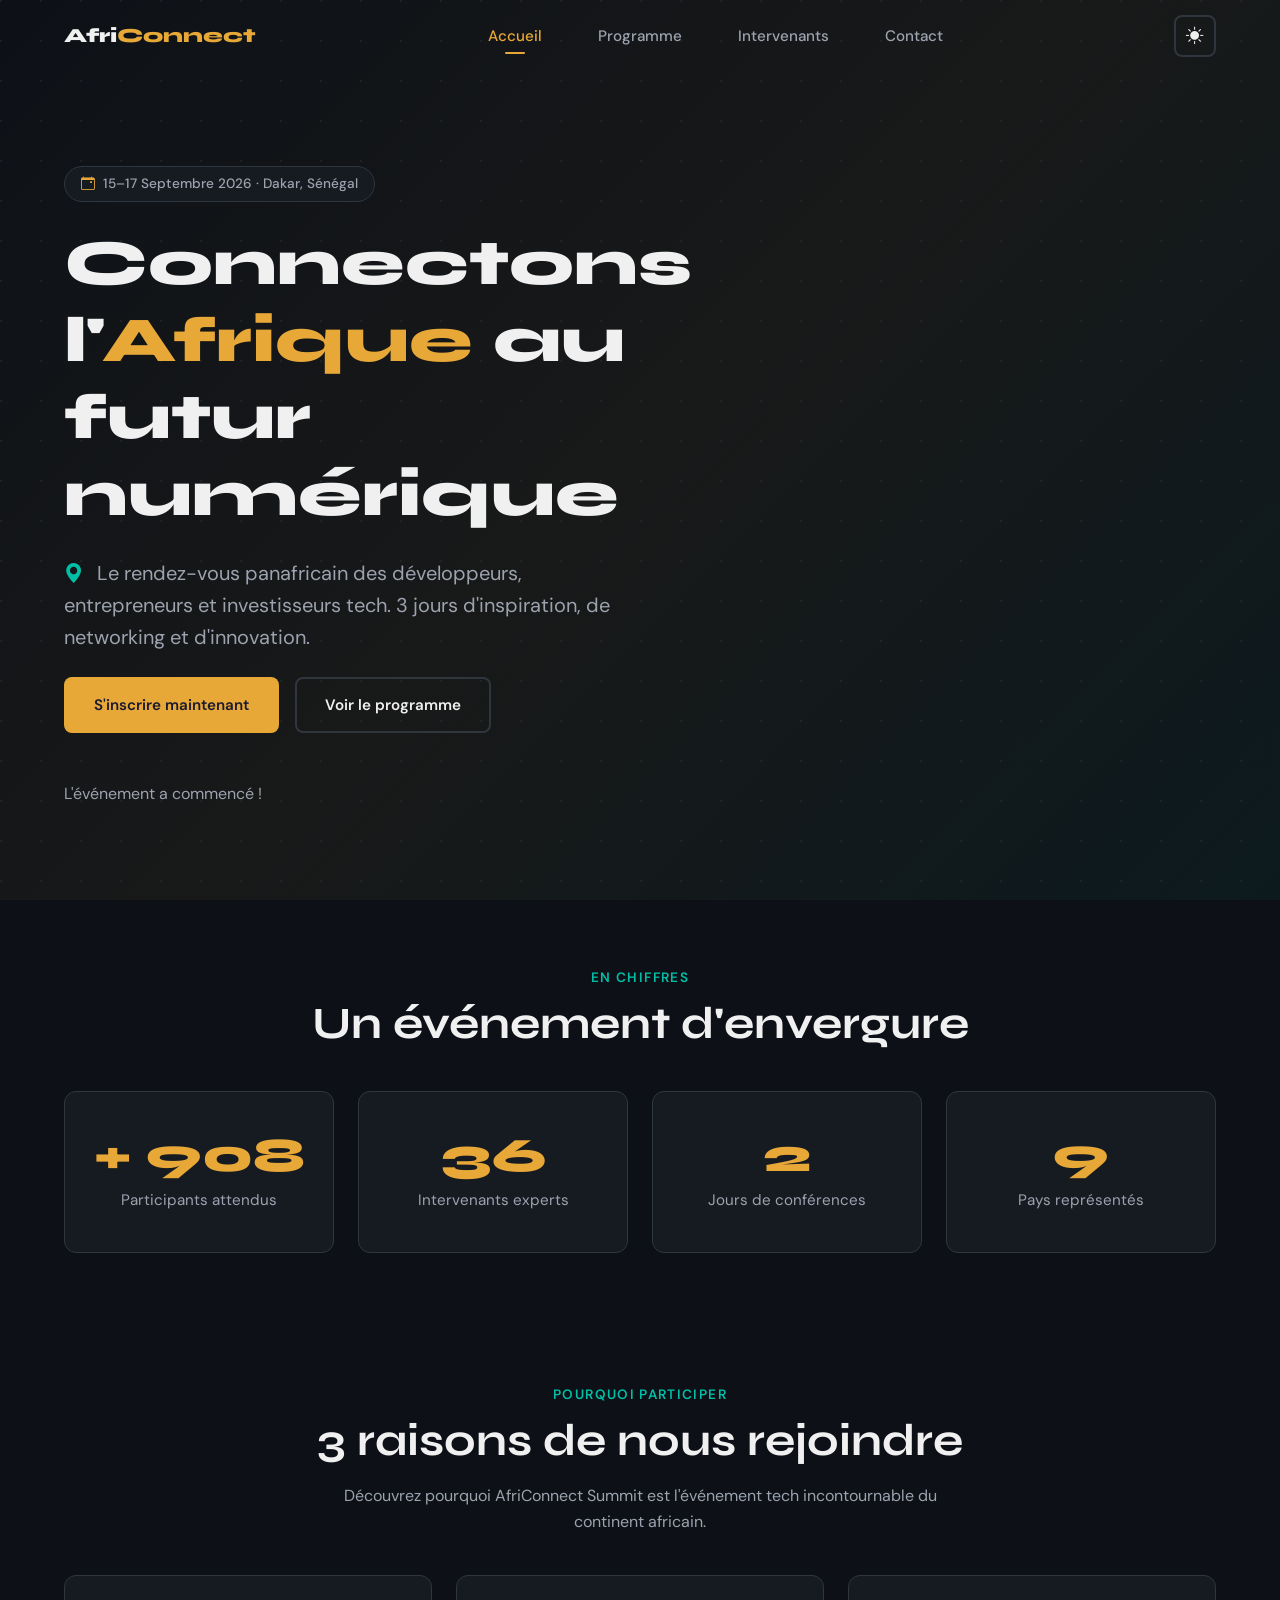
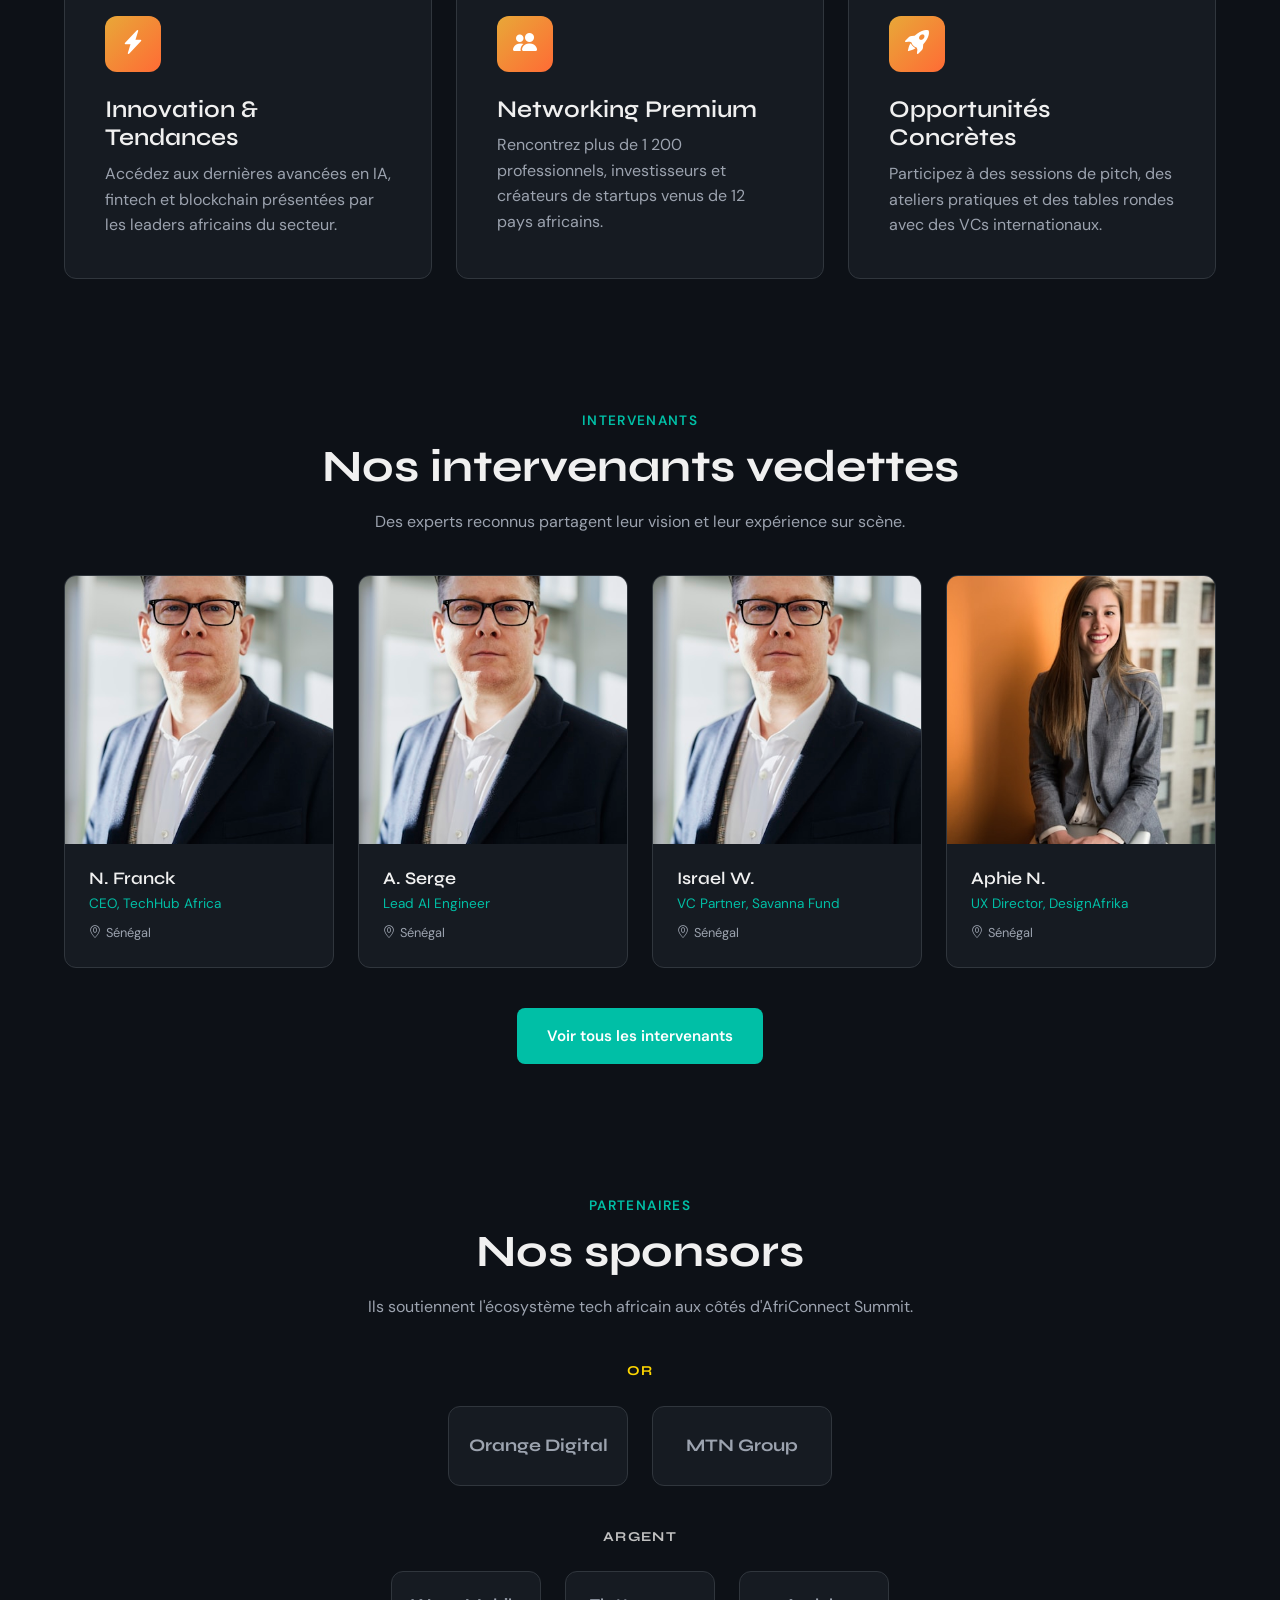
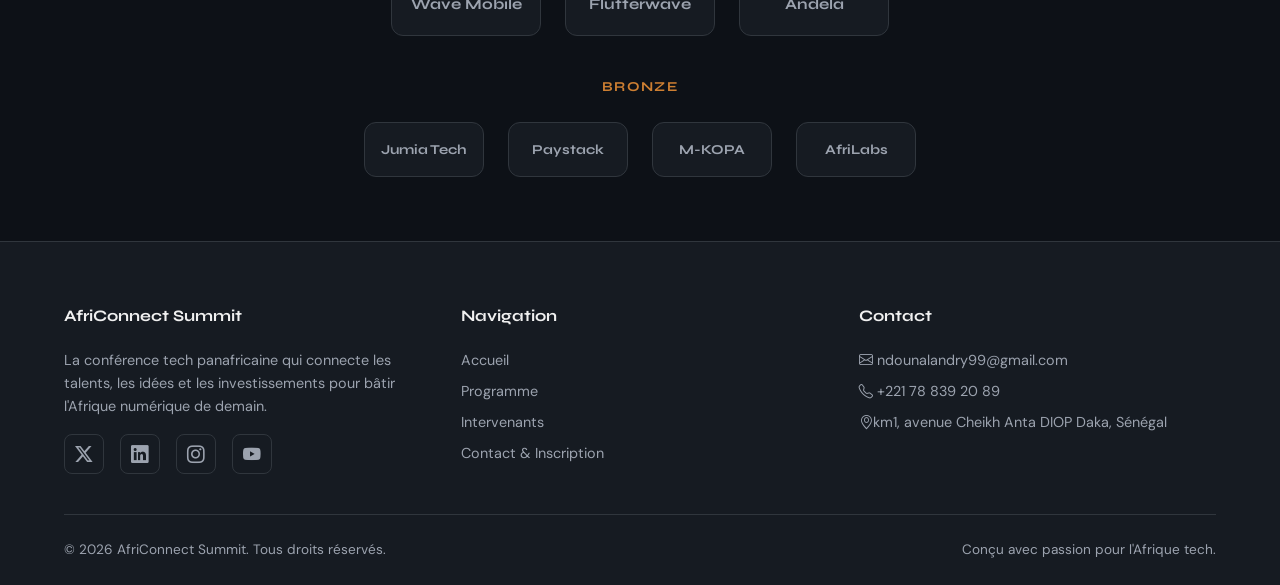
<file: index.html>
<!DOCTYPE html>
<html lang="fr">
<head>
    <meta charset="UTF-8">
    <meta name="viewport" content="width=device-width, initial-scale=1.0">
    <meta name="description" content="AfriConnect Summit — La conférence tech panafricaine qui réunit développeurs, entrepreneurs et investisseurs du continent.">
    <title>AfriConnect Summit 2026 — Accueil</title>
    <link rel="preconnect" href="https://fonts.googleapis.com">
    <link rel="preconnect" href="https://fonts.gstatic.com" crossorigin>
    <link href="https://fonts.googleapis.com/css2?family=DM+Sans:ital,opsz,wght@0,9..40,300;0,9..40,400;0,9..40,500;0,9..40,600;0,9..40,700;1,9..40,400&family=Syne:wght@400;600;700;800&display=swap" rel="stylesheet">
    <link rel="stylesheet" href="https://cdn.jsdelivr.net/npm/bootstrap-icons@1.11.3/font/bootstrap-icons.min.css">
    <link rel="stylesheet" href="css/style.css">
</head>
<body>

    <!-- NAVBAR -->
    <header>
        <nav class="navbar" aria-label="Navigation principale">
            <div class="container">
                <a href="index.html" class="navbar-logo" aria-label="AfriConnect Summit — Accueil">
                    Afri<span>Connect</span>
                </a>
                <ul class="navbar-nav">
                    <li><a href="index.html" class="nav-link">Accueil</a></li>
                    <li><a href="programme.html" class="nav-link">Programme</a></li>
                    <li><a href="intervenants.html" class="nav-link">Intervenants</a></li>
                    <li><a href="contact.html" class="nav-link">Contact</a></li>
                </ul>
                <div class="navbar-actions">
                    <button class="theme-toggle" aria-label="Basculer le mode sombre/clair">
                        <i class="bi bi-sun-fill"></i>
                    </button>
                    <button class="hamburger" aria-label="Ouvrir le menu" aria-expanded="false">
                        <span></span>
                        <span></span>
                        <span></span>
                    </button>
                </div>
            </div>
        </nav>
    </header>

    <main>

        <!-- SECTION HERO -->
        <section class="hero" aria-labelledby="hero-title">
            <div class="hero-bg"></div>
            <div class="hero-grid-pattern"></div>
            <div class="container">
                <div class="hero-badge">
                    <i class="bi bi-calendar-event"></i>
                    15–17 Septembre 2026 · Dakar, Sénégal
                </div>
                <h1 id="hero-title">Connectons l'<em>Afrique</em> au futur numérique</h1>
                <p class="hero-subtitle">
                    <i class="bi bi-geo-alt-fill"></i>
                    Le rendez-vous panafricain des développeurs, entrepreneurs et investisseurs tech. 3 jours
                    d'inspiration, de networking et d'innovation.
                </p>
                <div class="hero-cta">
                    <a href="contact.html" class="btn btn-primary">S'inscrire maintenant</a>
                    <a href="programme.html" class="btn btn-outline">Voir le programme</a>
                </div>
                <div class="countdown" aria-label="Compte à rebours jusqu'à la conférence">
                    <div class="countdown-item">
                        <span class="countdown-value" data-unit="days">00</span>
                        <span class="countdown-label">Jours</span>
                    </div>
                    <div class="countdown-item">
                        <span class="countdown-value" data-unit="hours">00</span>
                        <span class="countdown-label">Heures</span>
                    </div>
                    <div class="countdown-item">
                        <span class="countdown-value" data-unit="minutes">00</span>
                        <span class="countdown-label">Minutes</span>
                    </div>
                    <div class="countdown-item">
                        <span class="countdown-value" data-unit="seconds">00</span>
                        <span class="countdown-label">Secondes</span>
                    </div>
                </div>
            </div>
        </section>

        <!-- SECTION CHIFFRES CLÉS -->
        <section class="section" aria-labelledby="stats-title">
            <div class="container">
                <div class="section-header animate-on-scroll fade-in">
                    <span class="section-label">En chiffres</span>
                    <h2 id="stats-title">Un événement d'envergure</h2>
                </div>
                <div class="stats-grid">
                    <article class="stat-card animate-on-scroll zoom-in">
                        <div class="stat-number" data-target="1200" data-prefix="+ ">0</div>
                        <p class="stat-label">Participants attendus</p>
                    </article>
                    <article class="stat-card animate-on-scroll zoom-in">
                        <div class="stat-number" data-target="48">0</div>
                        <p class="stat-label">Intervenants experts</p>
                    </article>
                    <article class="stat-card animate-on-scroll zoom-in">
                        <div class="stat-number" data-target="3">0</div>
                        <p class="stat-label">Jours de conférences</p>
                    </article>
                    <article class="stat-card animate-on-scroll zoom-in">
                        <div class="stat-number" data-target="12">0</div>
                        <p class="stat-label">Pays représentés</p>
                    </article>
                </div>
            </div>
        </section>

        <!-- SECTION POURQUOI PARTICIPER -->
        <section class="section" aria-labelledby="why-title">
            <div class="container">
                <div class="section-header animate-on-scroll fade-in">
                    <span class="section-label">Pourquoi participer</span>
                    <h2 id="why-title">3 raisons de nous rejoindre</h2>
                    <p>Découvrez pourquoi AfriConnect Summit est l'événement tech incontournable du continent africain.
                    </p>
                </div>
                <div class="why-grid">
                    <article class="why-card animate-on-scroll slide-in-left">
                        <div class="why-icon"><i class="bi bi-lightning-charge-fill"></i></div>
                        <h3>Innovation &amp; Tendances</h3>
                        <p>Accédez aux dernières avancées en IA, fintech et blockchain présentées par les leaders africains du secteur.</p>
                    </article>
                    <article class="why-card animate-on-scroll fade-in">
                        <div class="why-icon"><i class="bi bi-people-fill"></i></div>
                        <h3>Networking Premium</h3>
                        <p>Rencontrez plus de 1 200 professionnels, investisseurs et créateurs de startups venus de 12 pays africains.</p>
                    </article>
                    <article class="why-card animate-on-scroll slide-in-right">
                        <div class="why-icon"><i class="bi bi-rocket-takeoff-fill"></i></div>
                        <h3>Opportunités Concrètes</h3>
                        <p>Participez à des sessions de pitch, des ateliers pratiques et des tables rondes avec des VCs internationaux.</p>
                    </article>
                </div>
            </div>
        </section>

        <!-- SECTION INTERVENANTS VEDETTES -->
        <section class="section" aria-labelledby="speakers-title">
            <div class="container">
                <div class="section-header animate-on-scroll fade-in">
                    <span class="section-label">Intervenants</span>
                    <h2 id="speakers-title">Nos intervenants vedettes</h2>
                    <p>Des experts reconnus partagent leur vision et leur expérience sur scène.</p>
                </div>
                <div class="speakers-grid">
                    <article class="speaker-card animate-on-scroll zoom-in">
                        <div class="speaker-photo">
                            <img src="images/n-franck.jpg" alt="Portrait de N. Franck, CEO TechHub Africa" loading="lazy">
                        </div>
                        <div class="speaker-info">
                            <h3>N. Franck</h3>
                            <p class="speaker-title">CEO, TechHub Africa</p>
                            <p class="speaker-country"><i class="bi bi-geo-alt"></i> Sénégal</p>
                        </div>
                    </article>
                    <article class="speaker-card animate-on-scroll zoom-in">
                        <div class="speaker-photo">
                            <img src="images/a-serge.jpg" alt="Portrait d'A. Serge, Lead AI Engineer" loading="lazy">
                        </div>
                        <div class="speaker-info">
                            <h3>A. Serge</h3>
                            <p class="speaker-title">Lead AI Engineer</p>
                            <p class="speaker-country"><i class="bi bi-geo-alt"></i> Sénégal</p>
                        </div>
                    </article>
                    <article class="speaker-card animate-on-scroll zoom-in">
                        <div class="speaker-photo">
                            <img src="images/israel-w.jpg" alt="Portrait d'Israel W., VC Partner" loading="lazy">
                        </div>
                        <div class="speaker-info">
                            <h3>Israel W.</h3>
                            <p class="speaker-title">VC Partner, Savanna Fund</p>
                            <p class="speaker-country"><i class="bi bi-geo-alt"></i> Sénégal</p>
                        </div>
                    </article>
                    <article class="speaker-card animate-on-scroll zoom-in">
                        <div class="speaker-photo">
                            <img src="images/aphie-n.jpg" alt="Portrait d'Aphie N., UX Director" loading="lazy">
                        </div>
                        <div class="speaker-info">
                            <h3>Aphie N.</h3>
                            <p class="speaker-title">UX Director, DesignAfrika</p>
                            <p class="speaker-country"><i class="bi bi-geo-alt"></i> Sénégal</p>
                        </div>
                    </article>
                </div>
                <div class="speakers-cta animate-on-scroll fade-in">
                    <a href="intervenants.html" class="btn btn-secondary">Voir tous les intervenants</a>
                </div>
            </div>
        </section>

        <!-- SECTION SPONSORS -->
        <section class="section" aria-labelledby="sponsors-title">
            <div class="container">
                <div class="section-header animate-on-scroll fade-in">
                    <span class="section-label">Partenaires</span>
                    <h2 id="sponsors-title">Nos sponsors</h2>
                    <p>Ils soutiennent l'écosystème tech africain aux côtés d'AfriConnect Summit.</p>
                </div>
                <div class="sponsors-tiers">
                    <div class="sponsor-tier tier-gold animate-on-scroll fade-in">
                        <p class="tier-label">Or</p>
                        <div class="sponsor-logos">
                            <div class="sponsor-logo">Orange Digital</div>
                            <div class="sponsor-logo">MTN Group</div>
                        </div>
                    </div>
                    <div class="sponsor-tier tier-silver animate-on-scroll fade-in">
                        <p class="tier-label">Argent</p>
                        <div class="sponsor-logos">
                            <div class="sponsor-logo">Wave Mobile</div>
                            <div class="sponsor-logo">Flutterwave</div>
                            <div class="sponsor-logo">Andela</div>
                        </div>
                    </div>
                    <div class="sponsor-tier tier-bronze animate-on-scroll fade-in">
                        <p class="tier-label">Bronze</p>
                        <div class="sponsor-logos">
                            <div class="sponsor-logo">Jumia Tech</div>
                            <div class="sponsor-logo">Paystack</div>
                            <div class="sponsor-logo">M-KOPA</div>
                            <div class="sponsor-logo">AfriLabs</div>
                        </div>
                    </div>
                </div>
            </div>
        </section>

    </main>

    <!-- FOOTER -->
    <footer class="footer">
        <div class="container">
            <div class="footer-grid">
                <div class="footer-col">
                    <h4>AfriConnect Summit</h4>
                    <p>La conférence tech panafricaine qui connecte les talents, les idées et les investissements pour bâtir l'Afrique numérique de demain.</p>
                    <div class="footer-social">
                        <a href="#" aria-label="Twitter"><i class="bi bi-twitter-x"></i></a>
                        <a href="#" aria-label="LinkedIn"><i class="bi bi-linkedin"></i></a>
                        <a href="#" aria-label="Instagram"><i class="bi bi-instagram"></i></a>
                        <a href="#" aria-label="YouTube"><i class="bi bi-youtube"></i></a>
                    </div>
                </div>
                <div class="footer-col">
                    <h4>Navigation</h4>
                    <ul>
                        <li><a href="index.html">Accueil</a></li>
                        <li><a href="programme.html">Programme</a></li>
                        <li><a href="intervenants.html">Intervenants</a></li>
                        <li><a href="contact.html">Contact &amp; Inscription</a></li>
                    </ul>
                </div>
                <div class="footer-col">
                    <h4>Contact</h4>
                    <ul>
                        <li><i class="bi bi-envelope"></i> <a href="mailto:ndounalandry99@gmail.com">ndounalandry99@gmail.com</a></li>
                        <li><i class="bi bi-telephone"></i> <a href="tel:+221788392089">+221 78 839 20 89</a></li>
                        <li><i class="bi bi-geo-alt"></i>km1, avenue Cheikh Anta DIOP Daka, Sénégal</li>
                    </ul>
                </div>
            </div>
            <div class="footer-bottom">
                <p>&copy; <span class="current-year"></span> AfriConnect Summit. Tous droits réservés.</p>
                <p>Conçu avec passion pour l'Afrique tech.</p>
            </div>
        </div>
    </footer>

    <button class="back-to-top" aria-label="Retour en haut de la page">
        <i class="bi bi-arrow-up"></i>
    </button>

    <script src="js/main.js"></script>
</body>
</html>
</file>
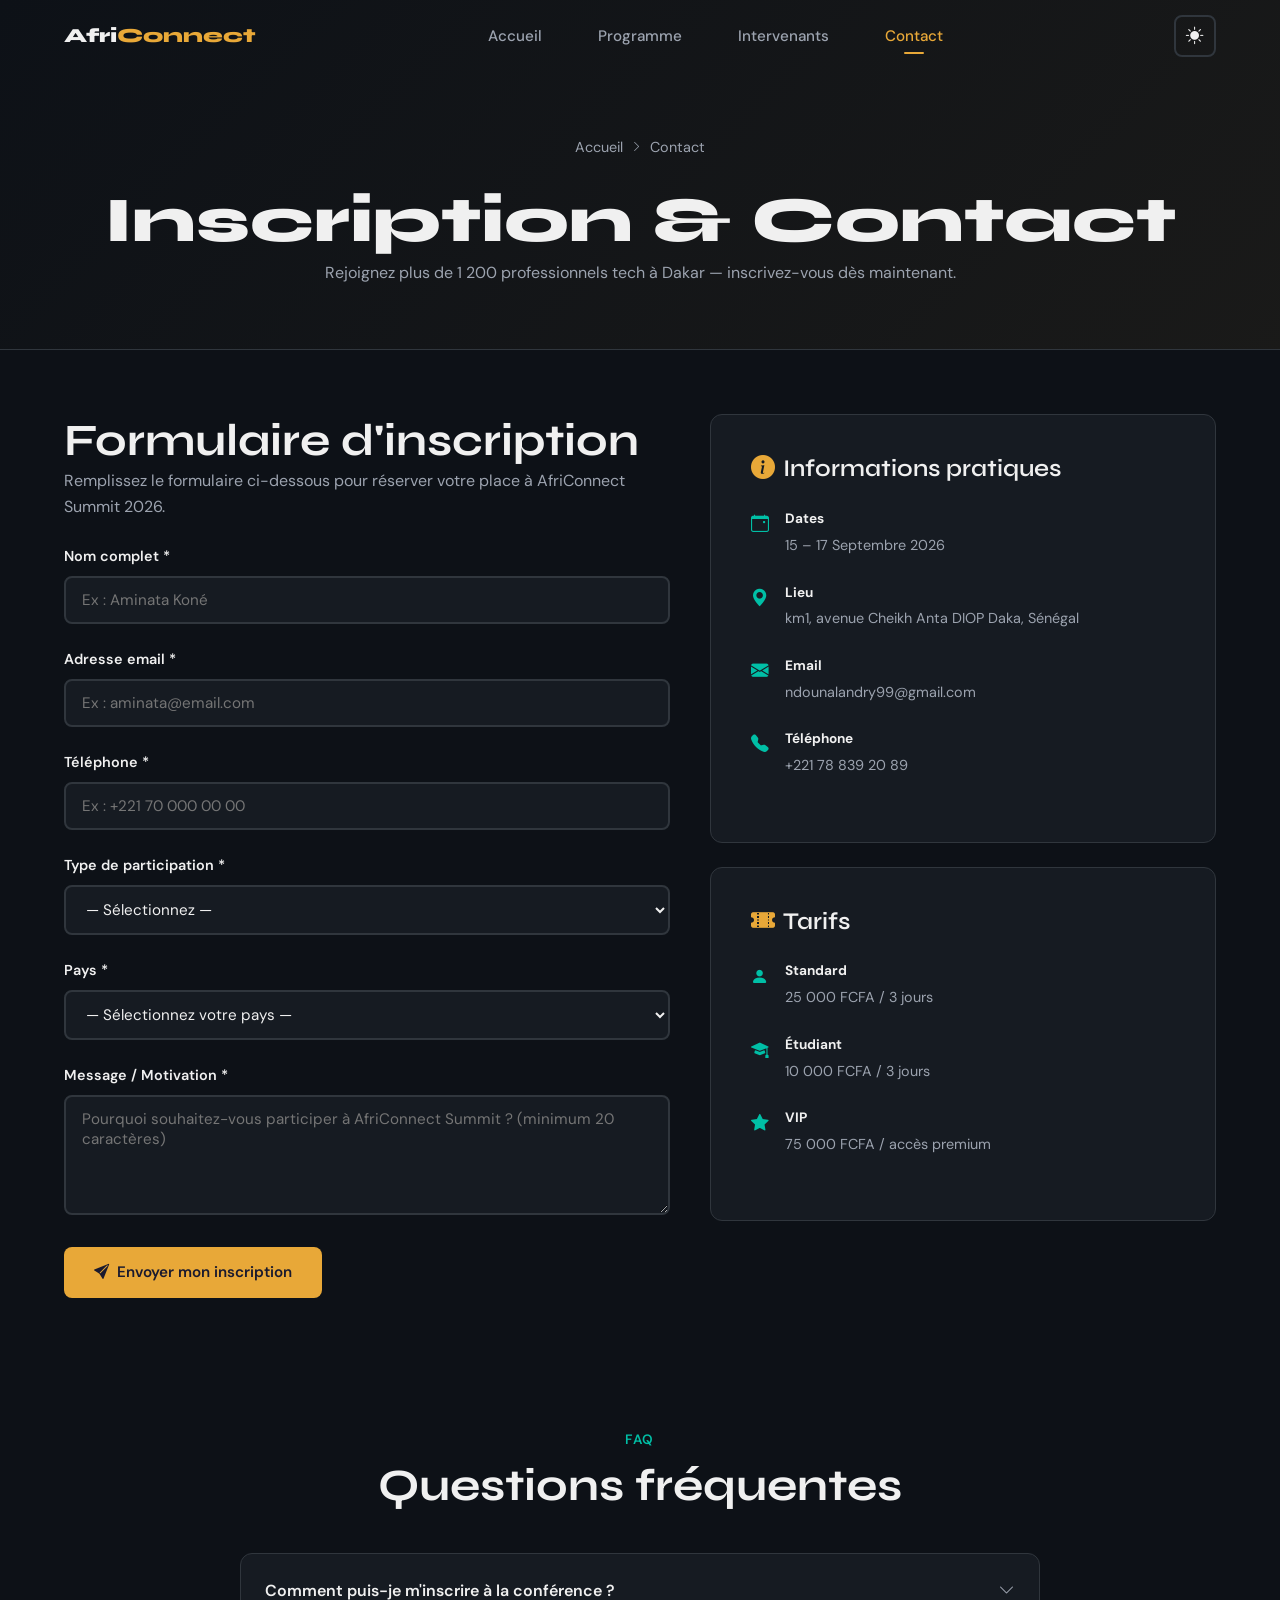
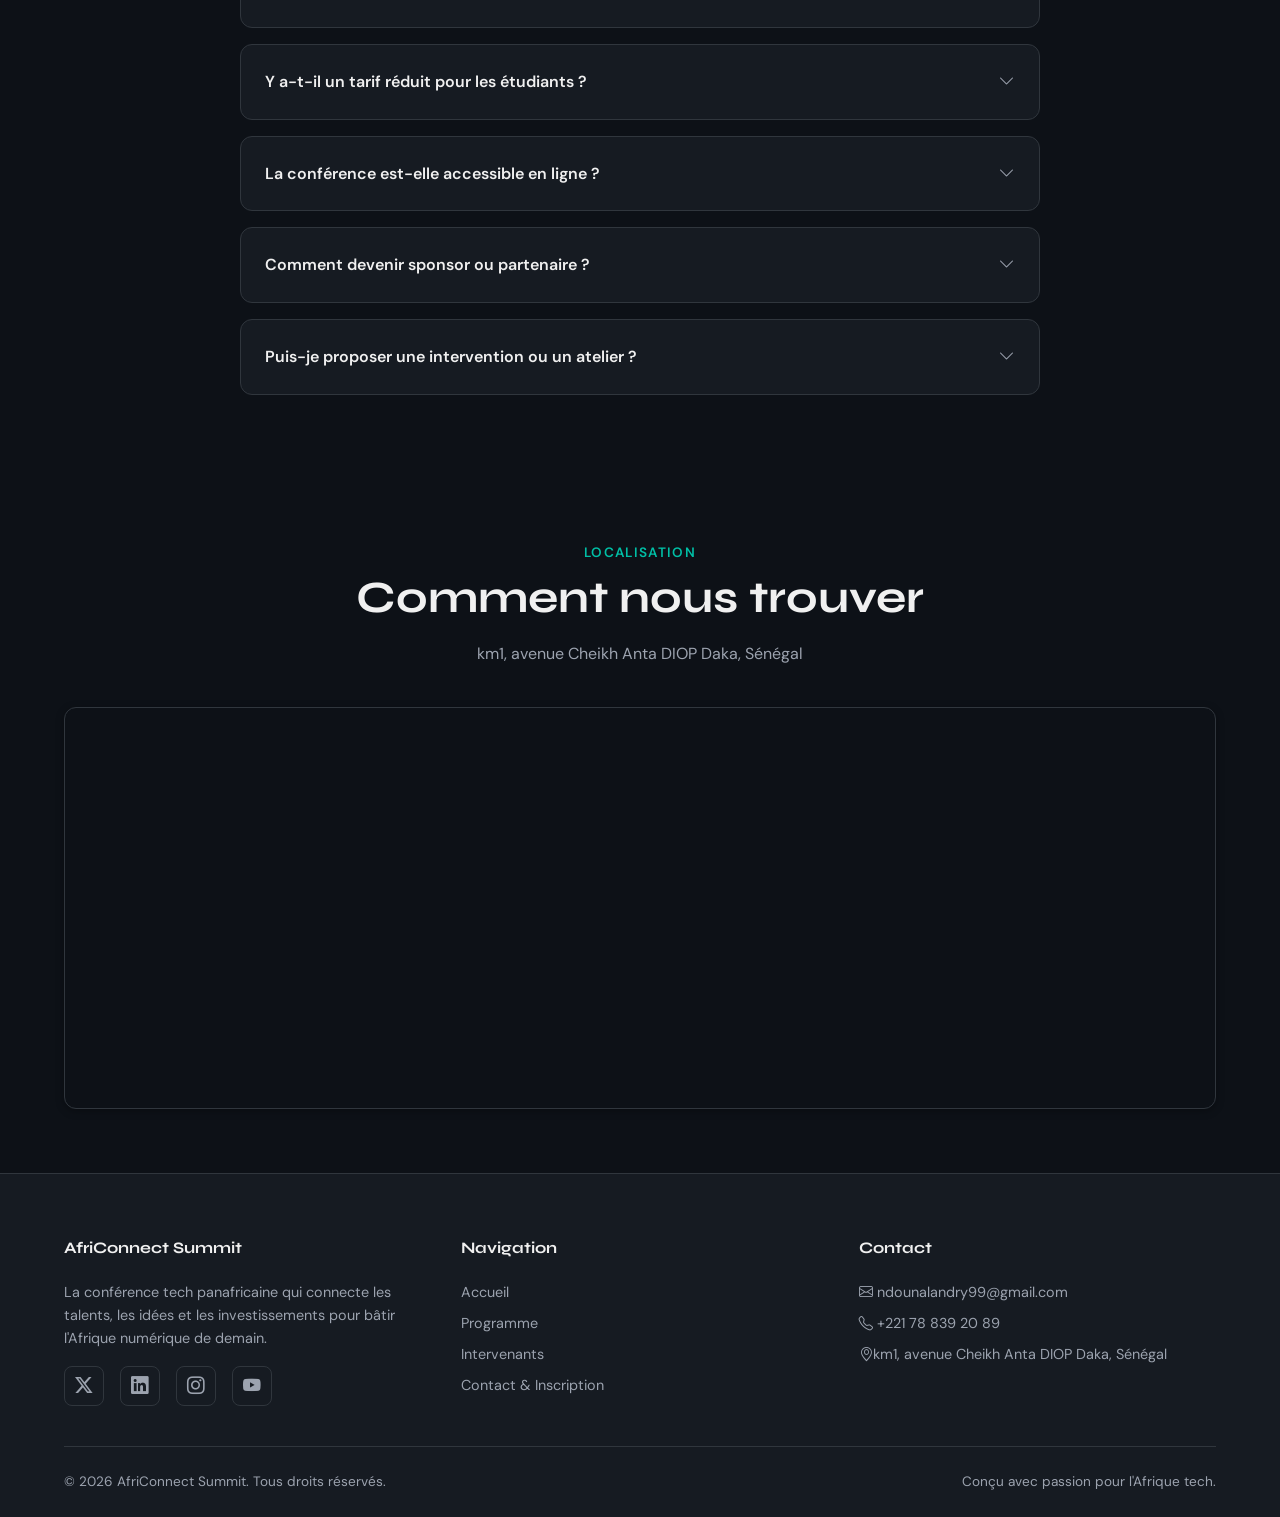
<file: contact.html>
<!DOCTYPE html>
<html lang="fr">
<head>
    <meta charset="UTF-8">
    <meta name="viewport" content="width=device-width, initial-scale=1.0">
    <meta name="description" content="Inscrivez-vous à AfriConnect Summit 2026 ou contactez-nous — formulaire d'inscription et FAQ.">
    <title>Contact &amp; Inscription — AfriConnect Summit 2026</title>
    <link rel="preconnect" href="https://fonts.googleapis.com">
    <link rel="preconnect" href="https://fonts.gstatic.com" crossorigin>
    <link href="https://fonts.googleapis.com/css2?family=DM+Sans:ital,opsz,wght@0,9..40,300;0,9..40,400;0,9..40,500;0,9..40,600;0,9..40,700;1,9..40,400&family=Syne:wght@400;600;700;800&display=swap" rel="stylesheet">
    <link rel="stylesheet" href="https://cdn.jsdelivr.net/npm/bootstrap-icons@1.11.3/font/bootstrap-icons.min.css">
    <link rel="stylesheet" href="css/style.css">
</head>
<body>

    <!-- NAVBAR -->
    <header>
        <nav class="navbar" aria-label="Navigation principale">
            <div class="container">
                <a href="index.html" class="navbar-logo" aria-label="AfriConnect Summit — Accueil">
                    Afri<span>Connect</span>
                </a>
                <ul class="navbar-nav">
                    <li><a href="index.html" class="nav-link">Accueil</a></li>
                    <li><a href="programme.html" class="nav-link">Programme</a></li>
                    <li><a href="intervenants.html" class="nav-link">Intervenants</a></li>
                    <li><a href="contact.html" class="nav-link">Contact</a></li>
                </ul>
                <div class="navbar-actions">
                    <button class="theme-toggle" aria-label="Basculer le mode sombre/clair">
                        <i class="bi bi-sun-fill"></i>
                    </button>
                    <button class="hamburger" aria-label="Ouvrir le menu" aria-expanded="false">
                        <span></span>
                        <span></span>
                        <span></span>
                    </button>
                </div>
            </div>
        </nav>
    </header>

    <main>

        <!-- HERO INTERNE -->
        <section class="page-hero" aria-labelledby="page-title">
            <div class="container">
                <nav class="breadcrumb" aria-label="Fil d'Ariane">
                    <a href="index.html">Accueil</a>
                    <i class="bi bi-chevron-right"></i>
                    <span>Contact</span>
                </nav>
                <h1 id="page-title">Inscription &amp; Contact</h1>
                <p>Rejoignez plus de 1 200 professionnels tech à Dakar — inscrivez-vous dès maintenant.</p>
            </div>
        </section>

        <!-- FORMULAIRE D'INSCRIPTION -->
        <section class="section" aria-labelledby="form-title">
            <div class="container">
                <div class="contact-layout">
                    <!-- Colonne formulaire -->
                    <div class="contact-form-col">
                        <h2 id="form-title">Formulaire d'inscription</h2>
                        <p>Remplissez le formulaire ci-dessous pour réserver votre place à AfriConnect Summit 2026.</p>
                        <br>
                        <form id="registration-form" novalidate>
                            <div class="form-group">
                                <label for="fullname">Nom complet *</label>
                                <input type="text" id="fullname" name="fullname" placeholder="Ex : Aminata Koné"
                                    required autocomplete="name">
                                <span class="error-message" aria-live="polite"></span>
                            </div>
                            <div class="form-group">
                                <label for="email">Adresse email *</label>
                                <input type="email" id="email" name="email" placeholder="Ex : aminata@email.com"
                                    required autocomplete="email">
                                <span class="error-message" aria-live="polite"></span>
                            </div>
                            <div class="form-group">
                                <label for="phone">Téléphone *</label>
                                <input type="tel" id="phone" name="phone" placeholder="Ex : +221 70 000 00 00"
                                    required autocomplete="tel">
                                <span class="error-message" aria-live="polite"></span>
                            </div>
                            <div class="form-group">
                                <label for="participation">Type de participation *</label>
                                <select id="participation" name="participation" required>
                                    <option value="">— Sélectionnez —</option>
                                    <option value="standard">Participant standard</option>
                                    <option value="student">Étudiant / Junior</option>
                                    <option value="speaker">Intervenant / Speaker</option>
                                    <option value="sponsor">Représentant sponsor</option>
                                    <option value="press">Presse / Média</option>
                                </select>
                                <span class="error-message" aria-live="polite"></span>
                            </div>
                            <div class="form-group">
                                <label for="country">Pays *</label>
                                <select id="country" name="country" required>
                                    <option value="">— Sélectionnez votre pays —</option>
                                    <option value="ci">Côte d'Ivoire</option>
                                    <option value="sn">Sénégal</option>
                                    <option value="co">Congo</option>
                                    <option value="ng">Nigeria</option>
                                    <option value="gh">Ghana</option>
                                    <option value="ke">Kenya</option>
                                    <option value="ma">Maroc</option>
                                    <option value="cm">Cameroun</option>
                                    <option value="za">Afrique du Sud</option>
                                    <option value="tg">Togo</option>
                                    <option value="bj">Bénin</option>
                                    <option value="rw">Rwanda</option>
                                    <option value="et">Éthiopie</option>
                                </select>
                                <span class="error-message" aria-live="polite"></span>
                            </div>
                            <div class="form-group">
                                <label for="message">Message / Motivation *</label>
                                <textarea id="message" name="message"
                                    placeholder="Pourquoi souhaitez-vous participer à AfriConnect Summit ? (minimum 20 caractères)"
                                    required></textarea>
                                <span class="error-message" aria-live="polite"></span>
                            </div>
                            <button type="submit" class="btn btn-primary">
                                <i class="bi bi-send-fill"></i> Envoyer mon inscription
                            </button>
                            <div class="form-success" role="alert">
                                <i class="bi bi-check-circle-fill"></i> Votre inscription a été envoyée avec succès !
                                Nous vous contacterons sous 48h.
                            </div>
                        </form>
                    </div>

                    <!-- Colonne informations -->
                    <div class="contact-info-col">
                        <div class="contact-info-card animate-on-scroll fade-in">
                            <h3><i class="bi bi-info-circle-fill"></i> Informations pratiques</h3>
                            <div class="info-item">
                                <i class="bi bi-calendar-event"></i>
                                <div>
                                    <strong>Dates</strong>
                                    <span>15 – 17 Septembre 2026</span>
                                </div>
                            </div>
                            <div class="info-item">
                                <i class="bi bi-geo-alt-fill"></i>
                                <div>
                                    <strong>Lieu</strong>
                                    <span>km1, avenue Cheikh Anta DIOP Daka, Sénégal</span>
                                </div>
                            </div>
                            <div class="info-item">
                                <i class="bi bi-envelope-fill"></i>
                                <div>
                                    <strong>Email</strong>
                                    <span>ndounalandry99@gmail.com</span>
                                </div>
                            </div>
                            <div class="info-item">
                                <i class="bi bi-telephone-fill"></i>
                                <div>
                                    <strong>Téléphone</strong>
                                    <span>+221 78 839 20 89</span>
                                </div>
                            </div>
                        </div>
                        <div class="contact-info-card animate-on-scroll fade-in">
                            <h3><i class="bi bi-ticket-perforated-fill"></i> Tarifs</h3>
                            <div class="info-item">
                                <i class="bi bi-person-fill"></i>
                                <div>
                                    <strong>Standard</strong>
                                    <span>25 000 FCFA / 3 jours</span>
                                </div>
                            </div>
                            <div class="info-item">
                                <i class="bi bi-mortarboard-fill"></i>
                                <div>
                                    <strong>Étudiant</strong>
                                    <span>10 000 FCFA / 3 jours</span>
                                </div>
                            </div>
                            <div class="info-item">
                                <i class="bi bi-star-fill"></i>
                                <div>
                                    <strong>VIP</strong>
                                    <span>75 000 FCFA / accès premium</span>
                                </div>
                            </div>
                        </div>
                    </div>
                </div>
            </div>
        </section>

        <!-- FAQ ACCORDÉON CSS PUR -->
        <section class="faq-section" aria-labelledby="faq-title">
            <div class="container">
                <div class="section-header animate-on-scroll fade-in">
                    <span class="section-label">FAQ</span>
                    <h2 id="faq-title">Questions fréquentes</h2>
                </div>
                <div class="faq-list">
                    <div class="faq-item">
                        <input type="checkbox" id="faq1">
                        <label class="faq-question" for="faq1">
                            Comment puis-je m'inscrire à la conférence ?
                            <i class="bi bi-chevron-down"></i>
                        </label>
                        <div class="faq-answer">
                            <p>
                                Remplissez le formulaire d'inscription sur cette page. Vous recevrez un email de
                                confirmation sous 48 heures avec les instructions de paiement et votre badge numérique.
                            </p>
                        </div>
                    </div>
                    <div class="faq-item">
                        <input type="checkbox" id="faq2">
                        <label class="faq-question" for="faq2">
                            Y a-t-il un tarif réduit pour les étudiants ?
                            <i class="bi bi-chevron-down"></i>
                        </label>
                        <div class="faq-answer">
                            <p>
                                Oui, les étudiants bénéficient d'un tarif préférentiel de 10 000 FCFA pour les 3 jours.
                                Une carte étudiante valide sera demandée à l'entrée de l'événement.
                            </p>
                        </div>
                    </div>
                    <div class="faq-item">
                        <input type="checkbox" id="faq3">
                        <label class="faq-question" for="faq3">
                            La conférence est-elle accessible en ligne ?
                            <i class="bi bi-chevron-down"></i>
                        </label>
                        <div class="faq-answer">
                            <p>
                                Les keynotes principales seront diffusées en live streaming gratuit. L'accès complet aux
                                ateliers et sessions networking est réservé aux participants présents sur place.
                            </p>
                        </div>
                    </div>
                    <div class="faq-item">
                        <input type="checkbox" id="faq4">
                        <label class="faq-question" for="faq4">
                            Comment devenir sponsor ou partenaire ?
                            <i class="bi bi-chevron-down"></i>
                        </label>
                        <div class="faq-answer">
                            <p>
                                Contactez notre équipe partenariats à sponsors@africonnectsummit.com. Nous proposons 3
                                niveaux de sponsoring (Or, Argent, Bronze) avec des visibilités adaptées à chaque
                                budget.
                            </p>
                        </div>
                    </div>
                    <div class="faq-item">
                        <input type="checkbox" id="faq5">
                        <label class="faq-question" for="faq5">
                            Puis-je proposer une intervention ou un atelier ?
                            <i class="bi bi-chevron-down"></i>
                        </label>
                        <div class="faq-answer">
                            <p>
                                Les candidatures pour AfriConnect Summit 2026 sont ouvertes jusqu'au 30 juin 2026.
                                Envoyez votre proposition à speakers@africonnectsummit.com avec un résumé de 200 mots
                                maximum.
                            </p>
                        </div>
                    </div>
                </div>
            </div>
        </section>

        <!-- CARTE GOOGLE MAPS -->
        <section class="map-section" aria-labelledby="map-title">
            <div class="container">
                <div class="section-header animate-on-scroll fade-in">
                    <span class="section-label">Localisation</span>
                    <h2 id="map-title">Comment nous trouver</h2>
                    <p>km1, avenue Cheikh Anta DIOP Daka, Sénégal</p>
                </div>
                <div class="map-container animate-on-scroll fade-in">
                    <iframe
                        src="https://www.google.com/maps?q=km1+avenue+Cheikh+Anta+DIOP+Dakar+S%C3%A9n%C3%A9gal&output=embed"
                        allowfullscreen="" loading="lazy" referrerpolicy="no-referrer-when-downgrade"
                        title="Carte Google Maps — km1, avenue Cheikh Anta DIOP Daka, Sénégal">
                    </iframe>
                </div>
            </div>
        </section>

    </main>

    <!-- FOOTER -->
    <footer class="footer">
        <div class="container">
            <div class="footer-grid">
                <div class="footer-col">
                    <h4>AfriConnect Summit</h4>
                    <p>La conférence tech panafricaine qui connecte les talents, les idées et les investissements pour bâtir l'Afrique numérique de demain.</p>
                    <div class="footer-social">
                        <a href="#" aria-label="Twitter"><i class="bi bi-twitter-x"></i></a>
                        <a href="#" aria-label="LinkedIn"><i class="bi bi-linkedin"></i></a>
                        <a href="#" aria-label="Instagram"><i class="bi bi-instagram"></i></a>
                        <a href="#" aria-label="YouTube"><i class="bi bi-youtube"></i></a>
                    </div>
                </div>
                <div class="footer-col">
                    <h4>Navigation</h4>
                    <ul>
                        <li><a href="index.html">Accueil</a></li>
                        <li><a href="programme.html">Programme</a></li>
                        <li><a href="intervenants.html">Intervenants</a></li>
                        <li><a href="contact.html">Contact &amp; Inscription</a></li>
                    </ul>
                </div>
                <div class="footer-col">
                    <h4>Contact</h4>
                    <ul>
                        <li><i class="bi bi-envelope"></i> <a href="mailto:ndounalandry99@gmail.com">ndounalandry99@gmail.com</a></li>
                        <li><i class="bi bi-telephone"></i> <a href="tel:+221788392089">+221 78 839 20 89</a></li>
                        <li><i class="bi bi-geo-alt"></i>km1, avenue Cheikh Anta DIOP Daka, Sénégal</li>
                    </ul>
                </div>
            </div>
            <div class="footer-bottom">
                <p>&copy; <span class="current-year"></span> AfriConnect Summit. Tous droits réservés.</p>
                <p>Conçu avec passion pour l'Afrique tech.</p>
            </div>
        </div>
    </footer>

    <button class="back-to-top" aria-label="Retour en haut de la page">
        <i class="bi bi-arrow-up"></i>
    </button>

    <script src="js/main.js"></script>
</body>
</html>
</file>
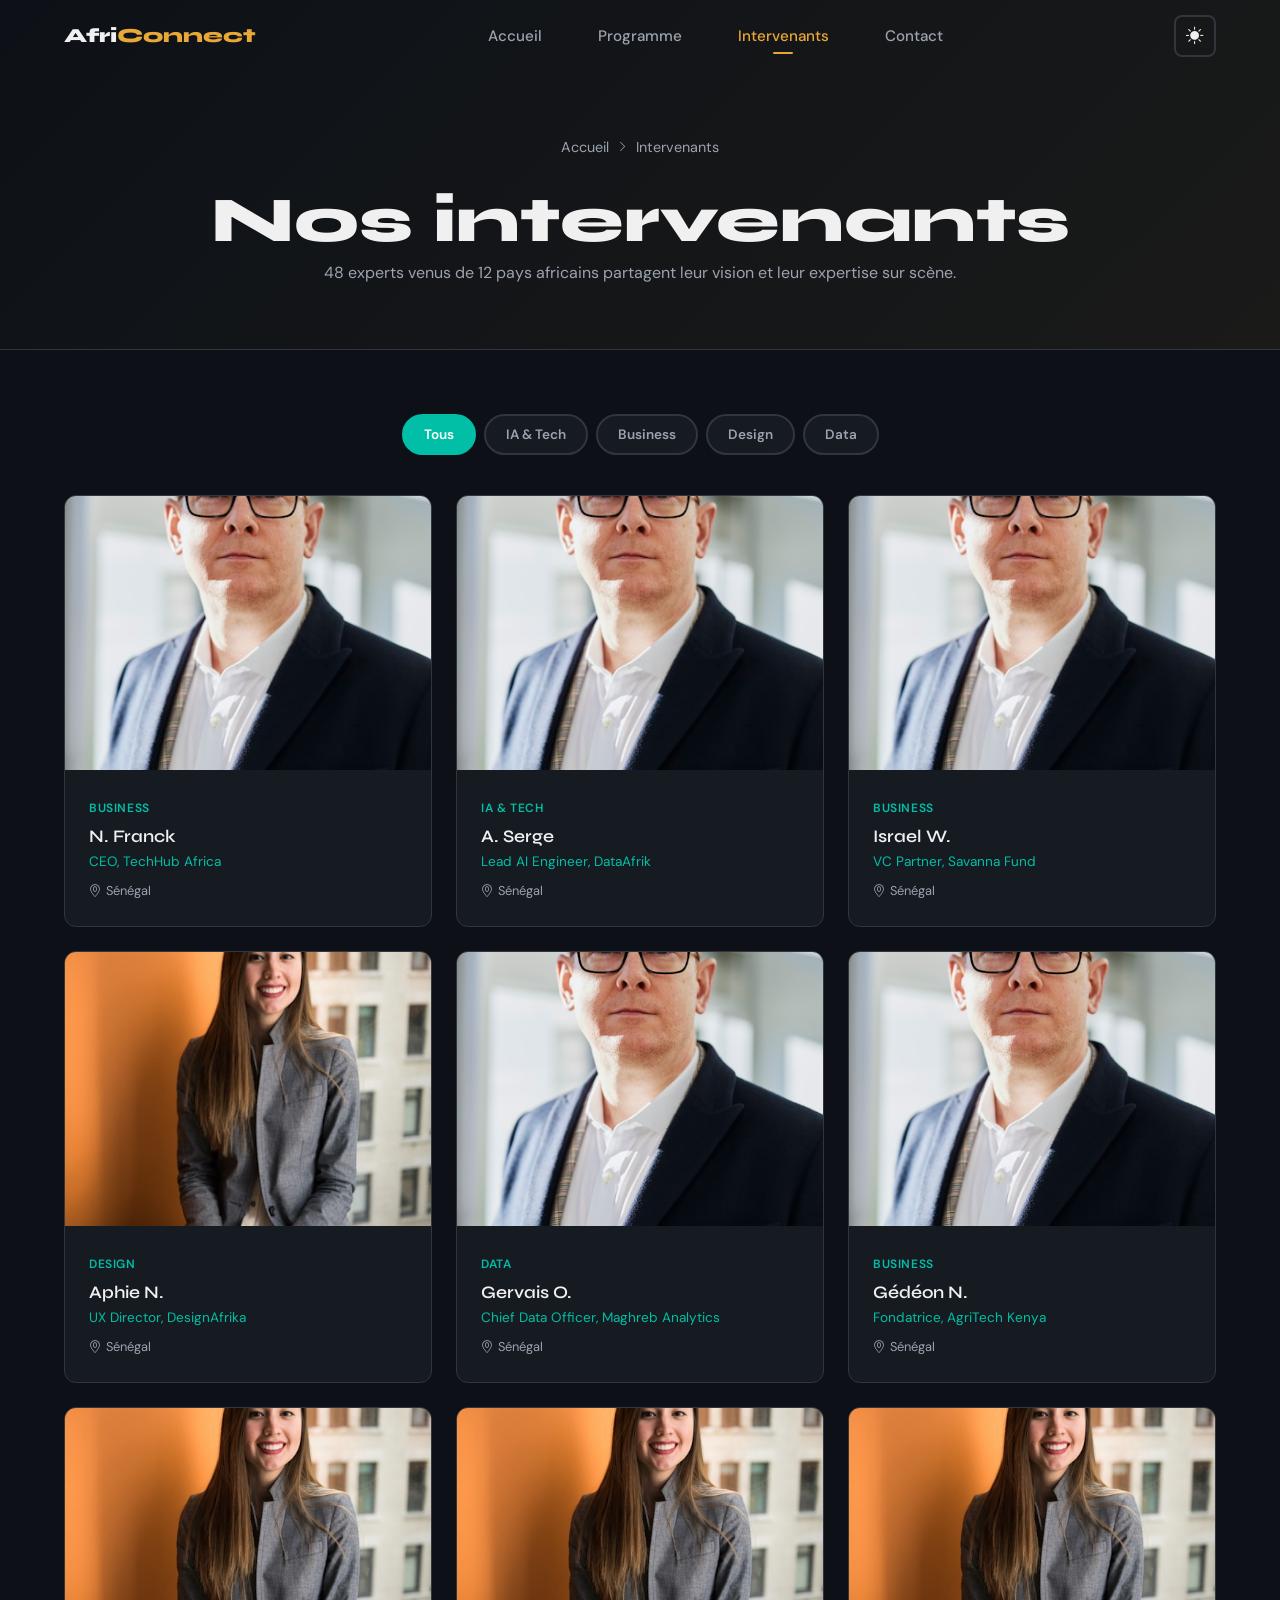
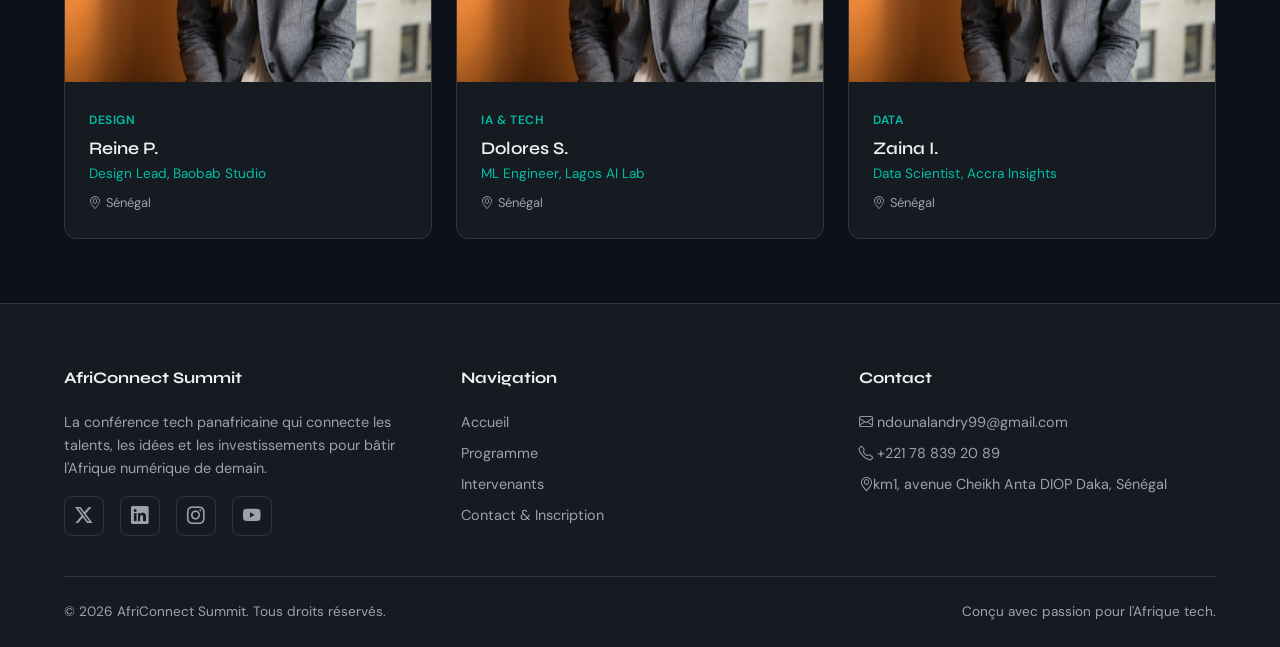
<file: intervenants.html>
<!DOCTYPE html>
<html lang="fr">
<head>
    <meta charset="UTF-8">
    <meta name="viewport" content="width=device-width, initial-scale=1.0">
    <meta name="description" content="Découvrez les 48 intervenants d'AfriConnect Summit 2026 — experts en IA, business, design et data venus de tout le continent.">
    <title>Intervenants — AfriConnect Summit 2026</title>
    <link rel="preconnect" href="https://fonts.googleapis.com">
    <link rel="preconnect" href="https://fonts.gstatic.com" crossorigin>
    <link href="https://fonts.googleapis.com/css2?family=DM+Sans:ital,opsz,wght@0,9..40,300;0,9..40,400;0,9..40,500;0,9..40,600;0,9..40,700;1,9..40,400&family=Syne:wght@400;600;700;800&display=swap" rel="stylesheet">
    <link rel="stylesheet" href="https://cdn.jsdelivr.net/npm/bootstrap-icons@1.11.3/font/bootstrap-icons.min.css">
    <link rel="stylesheet" href="css/style.css">
</head>
<body>

    <!-- NAVBAR -->
    <header>
        <nav class="navbar" aria-label="Navigation principale">
            <div class="container">
                <a href="index.html" class="navbar-logo" aria-label="AfriConnect Summit — Accueil">
                    Afri<span>Connect</span>
                </a>
                <ul class="navbar-nav">
                    <li><a href="index.html" class="nav-link">Accueil</a></li>
                    <li><a href="programme.html" class="nav-link">Programme</a></li>
                    <li><a href="intervenants.html" class="nav-link">Intervenants</a></li>
                    <li><a href="contact.html" class="nav-link">Contact</a></li>
                </ul>
                <div class="navbar-actions">
                    <button class="theme-toggle" aria-label="Basculer le mode sombre/clair">
                        <i class="bi bi-sun-fill"></i>
                    </button>
                    <button class="hamburger" aria-label="Ouvrir le menu" aria-expanded="false">
                        <span></span>
                        <span></span>
                        <span></span>
                    </button>
                </div>
            </div>
        </nav>
    </header>

    <main>

        <!-- HERO INTERNE -->
        <section class="page-hero" aria-labelledby="page-title">
            <div class="container">
                <nav class="breadcrumb" aria-label="Fil d'Ariane">
                    <a href="index.html">Accueil</a>
                    <i class="bi bi-chevron-right"></i>
                    <span>Intervenants</span>
                </nav>
                <h1 id="page-title">Nos intervenants</h1>
                <p>48 experts venus de 12 pays africains partagent leur vision et leur expertise sur scène.</p>
            </div>
        </section>

        <!-- FILTRAGE & GRILLE -->
        <section class="section" aria-labelledby="speakers-grid-title">
            <div class="container">
                <h2 id="speakers-grid-title" class="visually-hidden">Grille des intervenants</h2>

                <!-- Filtres dynamiques -->
                <div class="filter-bar" role="group" aria-label="Filtrer par thématique">
                    <button class="filter-btn active" data-filter="all">Tous</button>
                    <button class="filter-btn" data-filter="ia-tech">IA &amp; Tech</button>
                    <button class="filter-btn" data-filter="business">Business</button>
                    <button class="filter-btn" data-filter="design">Design</button>
                    <button class="filter-btn" data-filter="data">Data</button>
                </div>

                <!-- Grille d'intervenants -->
                <div class="speakers-full-grid">
                    <article class="speaker-full-card animate-on-scroll zoom-in" data-category="business">
                        <div class="speaker-photo">
                            <img src="images/n-franck.jpg" alt="Portrait de N. Franck, CEO TechHub Africa" loading="lazy">
                        </div>
                        <div class="speaker-info">
                            <span class="speaker-specialty">Business</span>
                            <h3>N. Franck</h3>
                            <p class="speaker-title">CEO, TechHub Africa</p>
                            <p class="speaker-country"><i class="bi bi-geo-alt"></i> Sénégal</p>
                        </div>
                    </article>

                    <article class="speaker-full-card animate-on-scroll zoom-in" data-category="ia-tech">
                        <div class="speaker-photo">
                            <img src="images/a-serge.jpg" alt="Portrait d'A. Serge, Lead AI Engineer" loading="lazy">
                        </div>
                        <div class="speaker-info">
                            <span class="speaker-specialty">IA &amp; Tech</span>
                            <h3>A. Serge</h3>
                            <p class="speaker-title">Lead AI Engineer, DataAfrik</p>
                            <p class="speaker-country"><i class="bi bi-geo-alt"></i> Sénégal</p>
                        </div>
                    </article>

                    <article class="speaker-full-card animate-on-scroll zoom-in" data-category="business">
                        <div class="speaker-photo">
                            <img src="images/israel-w.jpg" alt="Portrait d'Israel W., VC Partner" loading="lazy">
                        </div>
                        <div class="speaker-info">
                            <span class="speaker-specialty">Business</span>
                            <h3>Israel W.</h3>
                            <p class="speaker-title">VC Partner, Savanna Fund</p>
                            <p class="speaker-country"><i class="bi bi-geo-alt"></i> Sénégal</p>
                        </div>
                    </article>

                    <article class="speaker-full-card animate-on-scroll zoom-in" data-category="design">
                        <div class="speaker-photo">
                            <img src="images/aphie-n.jpg" alt="Portrait d'Aphie N., UX Director" loading="lazy">
                        </div>
                        <div class="speaker-info">
                            <span class="speaker-specialty">Design</span>
                            <h3>Aphie N.</h3>
                            <p class="speaker-title">UX Director, DesignAfrika</p>
                            <p class="speaker-country"><i class="bi bi-geo-alt"></i> Sénégal</p>
                        </div>
                    </article>

                    <article class="speaker-full-card animate-on-scroll zoom-in" data-category="data">
                        <div class="speaker-photo">
                            <img src="images/gervais-o.jpg" alt="Portrait de Gervais O., Chief Data Officer" loading="lazy">
                        </div>
                        <div class="speaker-info">
                            <span class="speaker-specialty">Data</span>
                            <h3>Gervais O.</h3>
                            <p class="speaker-title">Chief Data Officer, Maghreb Analytics</p>
                            <p class="speaker-country"><i class="bi bi-geo-alt"></i> Sénégal</p>
                        </div>
                    </article>

                    <article class="speaker-full-card animate-on-scroll zoom-in" data-category="business">
                        <div class="speaker-photo">
                            <img src="images/gedeon-n.jpg" alt="Portrait de Gédéon N., Fondatrice startup" loading="lazy">
                        </div>
                        <div class="speaker-info">
                            <span class="speaker-specialty">Business</span>
                            <h3>Gédéon N.</h3>
                            <p class="speaker-title">Fondatrice, AgriTech Kenya</p>
                            <p class="speaker-country"><i class="bi bi-geo-alt"></i> Sénégal</p>
                        </div>
                    </article>

                    <article class="speaker-full-card animate-on-scroll zoom-in" data-category="design">
                        <div class="speaker-photo">
                            <img src="images/reine-p.jpg" alt="Portrait de Reine P., Design Lead" loading="lazy">
                        </div>
                        <div class="speaker-info">
                            <span class="speaker-specialty">Design</span>
                            <h3>Reine P.</h3>
                            <p class="speaker-title">Design Lead, Baobab Studio</p>
                            <p class="speaker-country"><i class="bi bi-geo-alt"></i> Sénégal</p>
                        </div>
                    </article>

                    <article class="speaker-full-card animate-on-scroll zoom-in" data-category="ia-tech">
                        <div class="speaker-photo">
                            <img src="images/dolores-s.jpg" alt="Portrait de Dolores S., ML Engineer" loading="lazy">
                        </div>
                        <div class="speaker-info">
                            <span class="speaker-specialty">IA &amp; Tech</span>
                            <h3>Dolores S.</h3>
                            <p class="speaker-title">ML Engineer, Lagos AI Lab</p>
                            <p class="speaker-country"><i class="bi bi-geo-alt"></i> Sénégal</p>
                        </div>
                    </article>

                    <article class="speaker-full-card animate-on-scroll zoom-in" data-category="data">
                        <div class="speaker-photo">
                            <img src="images/zaina-i.jpg" alt="Portrait de Zaina I., Data Scientist" loading="lazy">
                        </div>
                        <div class="speaker-info">
                            <span class="speaker-specialty">Data</span>
                            <h3>Zaina I.</h3>
                            <p class="speaker-title">Data Scientist, Accra Insights</p>
                            <p class="speaker-country"><i class="bi bi-geo-alt"></i> Sénégal</p>
                        </div>
                    </article>
                </div>
            </div>
        </section>

    </main>

    <!-- FOOTER -->
    <footer class="footer">
        <div class="container">
            <div class="footer-grid">
                <div class="footer-col">
                    <h4>AfriConnect Summit</h4>
                    <p>La conférence tech panafricaine qui connecte les talents, les idées et les investissements pour bâtir l'Afrique numérique de demain.</p>
                    <div class="footer-social">
                        <a href="#" aria-label="Twitter"><i class="bi bi-twitter-x"></i></a>
                        <a href="#" aria-label="LinkedIn"><i class="bi bi-linkedin"></i></a>
                        <a href="#" aria-label="Instagram"><i class="bi bi-instagram"></i></a>
                        <a href="#" aria-label="YouTube"><i class="bi bi-youtube"></i></a>
                    </div>
                </div>
                <div class="footer-col">
                    <h4>Navigation</h4>
                    <ul>
                        <li><a href="index.html">Accueil</a></li>
                        <li><a href="programme.html">Programme</a></li>
                        <li><a href="intervenants.html">Intervenants</a></li>
                        <li><a href="contact.html">Contact &amp; Inscription</a></li>
                    </ul>
                </div>
                <div class="footer-col">
                    <h4>Contact</h4>
                    <ul>
                        <li><i class="bi bi-envelope"></i> <a href="mailto:ndounalandry99@gmail.com">ndounalandry99@gmail.com</a></li>
                        <li><i class="bi bi-telephone"></i> <a href="tel:+221788392089">+221 78 839 20 89</a></li>
                        <li><i class="bi bi-geo-alt"></i>km1, avenue Cheikh Anta DIOP Daka, Sénégal</li>
                    </ul>
                </div>
            </div>
            <div class="footer-bottom">
                <p>&copy; <span class="current-year"></span> AfriConnect Summit. Tous droits réservés.</p>
                <p>Conçu avec passion pour l'Afrique tech.</p>
            </div>
        </div>
    </footer>

    <button class="back-to-top" aria-label="Retour en haut de la page">
        <i class="bi bi-arrow-up"></i>
    </button>

    <script src="js/main.js"></script>
</body>
</html>
</file>
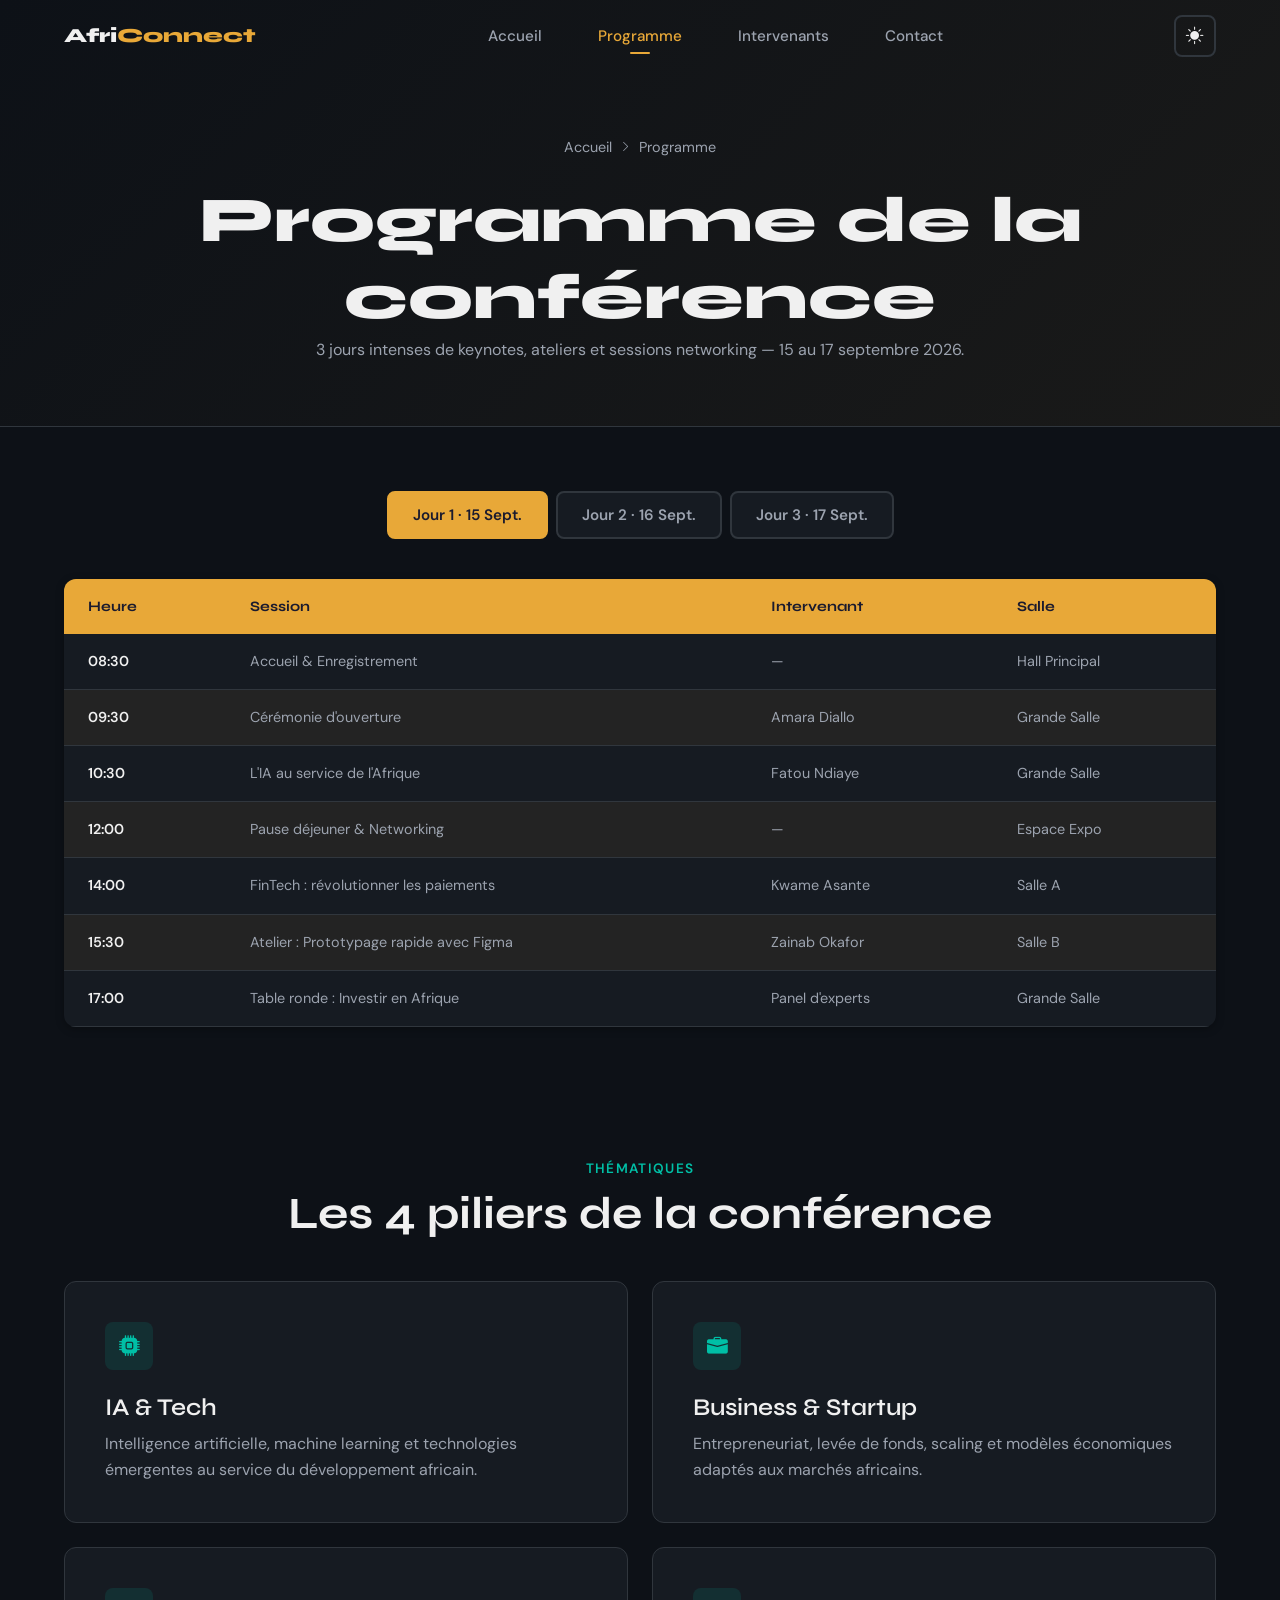
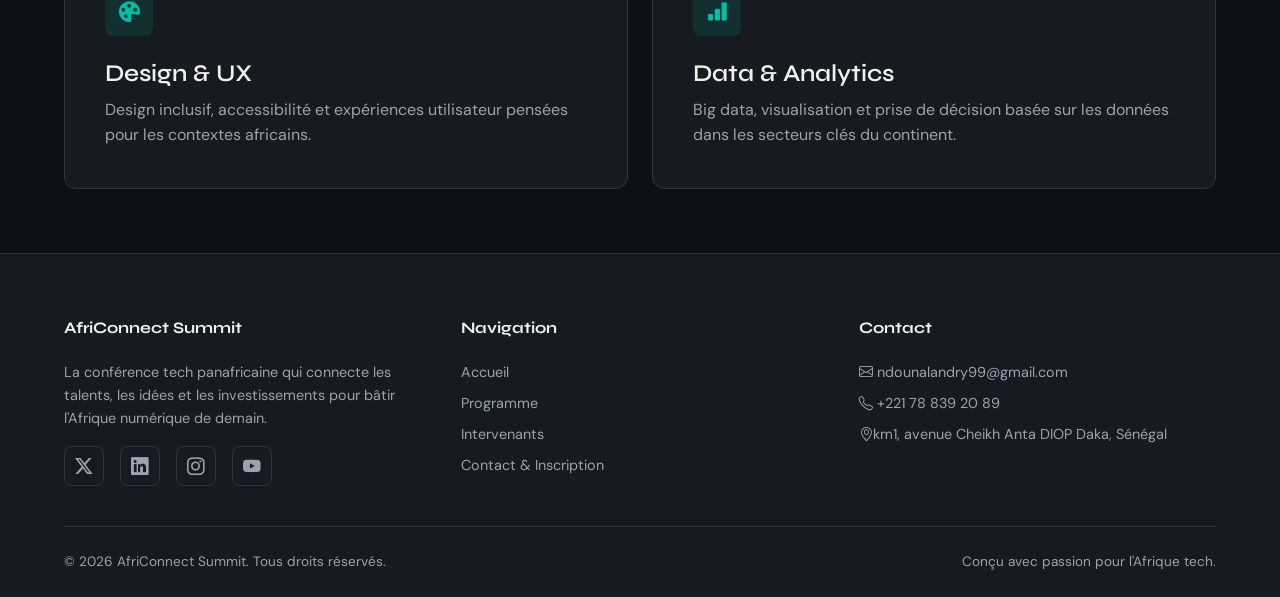
<file: programme.html>
<!DOCTYPE html>
<html lang="fr">
<head>
    <meta charset="UTF-8">
    <meta name="viewport" content="width=device-width, initial-scale=1.0">
    <meta name="description" content="Programme complet d'AfriConnect Summit 2026 — 3 jours de conférences, ateliers et networking à Abidjan.">
    <title>Programme — AfriConnect Summit 2026</title>
    <link rel="preconnect" href="https://fonts.googleapis.com">
    <link rel="preconnect" href="https://fonts.gstatic.com" crossorigin>
    <link href="https://fonts.googleapis.com/css2?family=DM+Sans:ital,opsz,wght@0,9..40,300;0,9..40,400;0,9..40,500;0,9..40,600;0,9..40,700;1,9..40,400&family=Syne:wght@400;600;700;800&display=swap" rel="stylesheet">
    <link rel="stylesheet" href="https://cdn.jsdelivr.net/npm/bootstrap-icons@1.11.3/font/bootstrap-icons.min.css">
    <link rel="stylesheet" href="css/style.css">
</head>
<body>

    <!-- NAVBAR -->
    <header>
        <nav class="navbar" aria-label="Navigation principale">
            <div class="container">
                <a href="index.html" class="navbar-logo" aria-label="AfriConnect Summit — Accueil">
                    Afri<span>Connect</span>
                </a>
                <ul class="navbar-nav">
                    <li><a href="index.html" class="nav-link">Accueil</a></li>
                    <li><a href="programme.html" class="nav-link">Programme</a></li>
                    <li><a href="intervenants.html" class="nav-link">Intervenants</a></li>
                    <li><a href="contact.html" class="nav-link">Contact</a></li>
                </ul>
                <div class="navbar-actions">
                    <button class="theme-toggle" aria-label="Basculer le mode sombre/clair">
                        <i class="bi bi-sun-fill"></i>
                    </button>
                    <button class="hamburger" aria-label="Ouvrir le menu" aria-expanded="false">
                        <span></span>
                        <span></span>
                        <span></span>
                    </button>
                </div>
            </div>
        </nav>
    </header>

    <main>

        <!-- HERO INTERNE -->
        <section class="page-hero" aria-labelledby="page-title">
            <div class="container">
                <nav class="breadcrumb" aria-label="Fil d'Ariane">
                    <a href="index.html">Accueil</a>
                    <i class="bi bi-chevron-right"></i>
                    <span>Programme</span>
                </nav>
                <h1 id="page-title">Programme de la conférence</h1>
                <p>3 jours intenses de keynotes, ateliers et sessions networking — 15 au 17 septembre 2026.</p>
            </div>
        </section>

        <!-- ONGLETS PROGRAMME -->
        <section class="section" aria-labelledby="schedule-title">
            <div class="container">
                <h2 id="schedule-title" class="visually-hidden">Planning par jour</h2>
                <div class="program-tabs" role="tablist" aria-label="Jours de la conférence">
                    <button class="tab-btn active" data-tab="jour1" role="tab" aria-selected="true">Jour 1 · 15 Sept.</button>
                    <button class="tab-btn" data-tab="jour2" role="tab" aria-selected="false">Jour 2 · 16 Sept.</button>
                    <button class="tab-btn" data-tab="jour3" role="tab" aria-selected="false">Jour 3 · 17 Sept.</button>
                </div>

                <!-- Jour 1 -->
                <div id="jour1" class="tab-panel active" role="tabpanel">
                    <table class="schedule-table">
                        <thead>
                            <tr>
                                <th>Heure</th>
                                <th>Session</th>
                                <th>Intervenant</th>
                                <th>Salle</th>
                            </tr>
                        </thead>
                        <tbody>
                            <tr>
                                <td>08:30</td>
                                <td>Accueil &amp; Enregistrement</td>
                                <td>—</td>
                                <td>Hall Principal</td>
                            </tr>
                            <tr>
                                <td>09:30</td>
                                <td>Cérémonie d'ouverture</td>
                                <td>Amara Diallo</td>
                                <td>Grande Salle</td>
                            </tr>
                            <tr>
                                <td>10:30</td>
                                <td>L'IA au service de l'Afrique</td>
                                <td>Fatou Ndiaye</td>
                                <td>Grande Salle</td>
                            </tr>
                            <tr>
                                <td>12:00</td>
                                <td>Pause déjeuner &amp; Networking</td>
                                <td>—</td>
                                <td>Espace Expo</td>
                            </tr>
                            <tr>
                                <td>14:00</td>
                                <td>FinTech : révolutionner les paiements</td>
                                <td>Kwame Asante</td>
                                <td>Salle A</td>
                            </tr>
                            <tr>
                                <td>15:30</td>
                                <td>Atelier : Prototypage rapide avec Figma</td>
                                <td>Zainab Okafor</td>
                                <td>Salle B</td>
                            </tr>
                            <tr>
                                <td>17:00</td>
                                <td>Table ronde : Investir en Afrique</td>
                                <td>Panel d'experts</td>
                                <td>Grande Salle</td>
                            </tr>
                        </tbody>
                    </table>
                </div>

                <!-- Jour 2 -->
                <div id="jour2" class="tab-panel" role="tabpanel">
                    <table class="schedule-table">
                        <thead>
                            <tr>
                                <th>Heure</th>
                                <th>Session</th>
                                <th>Intervenant</th>
                                <th>Salle</th>
                            </tr>
                        </thead>
                        <tbody>
                            <tr>
                                <td>09:00</td>
                                <td>Keynote : Data &amp; Décisions</td>
                                <td>Mohamed Benali</td>
                                <td>Grande Salle</td>
                            </tr>
                            <tr>
                                <td>10:30</td>
                                <td>Scaling startups africaines</td>
                                <td>Grace Mwangi</td>
                                <td>Salle A</td>
                            </tr>
                            <tr>
                                <td>12:00</td>
                                <td>Pause déjeuner</td>
                                <td>—</td>
                                <td>Espace Expo</td>
                            </tr>
                            <tr>
                                <td>14:00</td>
                                <td>Design inclusif pour l'Afrique</td>
                                <td>Aissatou Sow</td>
                                <td>Salle B</td>
                            </tr>
                            <tr>
                                <td>15:30</td>
                                <td>Deep Learning en production</td>
                                <td>David Okonkwo</td>
                                <td>Salle A</td>
                            </tr>
                            <tr>
                                <td>17:00</td>
                                <td>Session Lightning Talks</td>
                                <td>9 speakers</td>
                                <td>Grande Salle</td>
                            </tr>
                            <tr>
                                <td>19:00</td>
                                <td>Soirée Networking VIP</td>
                                <td>—</td>
                                <td>Terrasse</td>
                            </tr>
                        </tbody>
                    </table>
                </div>

                <!-- Jour 3 -->
                <div id="jour3" class="tab-panel" role="tabpanel">
                    <table class="schedule-table">
                        <thead>
                            <tr>
                                <th>Heure</th>
                                <th>Session</th>
                                <th>Intervenant</th>
                                <th>Salle</th>
                            </tr>
                        </thead>
                        <tbody>
                            <tr>
                                <td>09:00</td>
                                <td>Big Data &amp; Agriculture intelligente</td>
                                <td>Sarah Mensah</td>
                                <td>Grande Salle</td>
                            </tr>
                            <tr>
                                <td>10:30</td>
                                <td>Atelier : Lever des fonds en 2026</td>
                                <td>Kwame Asante</td>
                                <td>Salle A</td>
                            </tr>
                            <tr>
                                <td>12:00</td>
                                <td>Pause déjeuner</td>
                                <td>—</td>
                                <td>Espace Expo</td>
                            </tr>
                            <tr>
                                <td>14:00</td>
                                <td>Hackathon — Présentation des projets</td>
                                <td>Équipes finalistes</td>
                                <td>Grande Salle</td>
                            </tr>
                            <tr>
                                <td>16:00</td>
                                <td>Remise des prix Hackathon</td>
                                <td>Jury AfriConnect</td>
                                <td>Grande Salle</td>
                            </tr>
                            <tr>
                                <td>17:30</td>
                                <td>Clôture &amp; Annonces 2027</td>
                                <td>Amara Diallo</td>
                                <td>Grande Salle</td>
                            </tr>
                        </tbody>
                    </table>
                </div>
            </div>
        </section>

        <!-- SECTION THÉMATIQUES -->
        <section class="section" aria-labelledby="themes-title">
            <div class="container">
                <div class="section-header animate-on-scroll fade-in">
                    <span class="section-label">Thématiques</span>
                    <h2 id="themes-title">Les 4 piliers de la conférence</h2>
                </div>
                <div class="themes-grid">
                    <article class="theme-card animate-on-scroll slide-in-left">
                        <div class="theme-icon"><i class="bi bi-cpu-fill"></i></div>
                        <h3>IA &amp; Tech</h3>
                        <p>Intelligence artificielle, machine learning et technologies émergentes au service du développement africain.</p>
                    </article>
                    <article class="theme-card animate-on-scroll slide-in-right">
                        <div class="theme-icon"><i class="bi bi-briefcase-fill"></i></div>
                        <h3>Business &amp; Startup</h3>
                        <p>Entrepreneuriat, levée de fonds, scaling et modèles économiques adaptés aux marchés africains.</p>
                    </article>
                    <article class="theme-card animate-on-scroll slide-in-left">
                        <div class="theme-icon"><i class="bi bi-palette-fill"></i></div>
                        <h3>Design &amp; UX</h3>
                        <p>Design inclusif, accessibilité et expériences utilisateur pensées pour les contextes africains.</p>
                    </article>
                    <article class="theme-card animate-on-scroll slide-in-right">
                        <div class="theme-icon"><i class="bi bi-bar-chart-fill"></i></div>
                        <h3>Data &amp; Analytics</h3>
                        <p>Big data, visualisation et prise de décision basée sur les données dans les secteurs clés du continent.</p>
                    </article>
                </div>
            </div>
        </section>

    </main>

    <!-- FOOTER -->
    <footer class="footer">
        <div class="container">
            <div class="footer-grid">
                <div class="footer-col">
                    <h4>AfriConnect Summit</h4>
                    <p>La conférence tech panafricaine qui connecte les talents, les idées et les investissements pour bâtir l'Afrique numérique de demain.</p>
                    <div class="footer-social">
                        <a href="#" aria-label="Twitter"><i class="bi bi-twitter-x"></i></a>
                        <a href="#" aria-label="LinkedIn"><i class="bi bi-linkedin"></i></a>
                        <a href="#" aria-label="Instagram"><i class="bi bi-instagram"></i></a>
                        <a href="#" aria-label="YouTube"><i class="bi bi-youtube"></i></a>
                    </div>
                </div>
                <div class="footer-col">
                    <h4>Navigation</h4>
                    <ul>
                        <li><a href="index.html">Accueil</a></li>
                        <li><a href="programme.html">Programme</a></li>
                        <li><a href="intervenants.html">Intervenants</a></li>
                        <li><a href="contact.html">Contact &amp; Inscription</a></li>
                    </ul>
                </div>
                <div class="footer-col">
                    <h4>Contact</h4>
                    <ul>
                        <li><i class="bi bi-envelope"></i> <a href="mailto:ndounalandry99@gmail.com">ndounalandry99@gmail.com</a></li>
                        <li><i class="bi bi-telephone"></i> <a href="tel:+221788392089">+221 78 839 20 89</a></li>
                        <li><i class="bi bi-geo-alt"></i>km1, avenue Cheikh Anta DIOP Daka, Sénégal</li>
                    </ul>
                </div>
            </div>
            <div class="footer-bottom">
                <p>&copy; <span class="current-year"></span> AfriConnect Summit. Tous droits réservés.</p>
                <p>Conçu avec passion pour l'Afrique tech.</p>
            </div>
        </div>
    </footer>

    <button class="back-to-top" aria-label="Retour en haut de la page">
        <i class="bi bi-arrow-up"></i>
    </button>

    <script src="js/main.js"></script>
</body>
</html>
</file>
<file: css/style.css>
/* ============================================================
   AfriConnect Summit — Feuille de styles principale
   Design system 2026 · Dark mode · Responsive
   ============================================================ */

/* --- Variables CSS (Light Mode) --- */
:root {
  --color-primary: #e8a838;
  --color-secondary: #00bfa6;
  --color-accent: #ff6b35;
  --color-bg: #f8f9fa;
  --color-surface: #ffffff;
  --color-text: #1a1a2e;
  --color-text-muted: #6b7280;
  --color-border: #e5e7eb;
  --font-display: "Syne", sans-serif;
  --font-body: "DM Sans", sans-serif;
  --spacing-xs: 0.5rem;
  --spacing-sm: 1rem;
  --spacing-md: 1.5rem;
  --spacing-lg: 2.5rem;
  --spacing-xl: 4rem;
  --radius-sm: 8px;
  --radius-md: 12px;
  --radius-lg: 20px;
  --shadow-sm: 0 2px 8px rgba(0, 0, 0, 0.08);
  --shadow-md: 0 8px 24px rgba(0, 0, 0, 0.12);
  --shadow-lg: 0 16px 48px rgba(0, 0, 0, 0.16);
  --transition: 0.3s ease;
  --navbar-height: 72px;
}

/* --- Dark Mode --- */
[data-theme="dark"] {
  --color-bg: #0d1117;
  --color-surface: #161b22;
  --color-text: #f0f0f0;
  --color-text-muted: #9ca3af;
  --color-border: #30363d;
  --shadow-sm: 0 2px 8px rgba(0, 0, 0, 0.3);
  --shadow-md: 0 8px 24px rgba(0, 0, 0, 0.4);
  --shadow-lg: 0 16px 48px rgba(0, 0, 0, 0.5);
}

/* --- Reset & Base --- */
*,
*::before,
*::after {
  box-sizing: border-box;
  margin: 0;
  padding: 0;
}

html {
  scroll-behavior: smooth;
  font-size: 16px;
}

body {
  font-family: var(--font-body);
  background-color: var(--color-bg);
  color: var(--color-text);
  line-height: 1.6;
  transition: background-color var(--transition), color var(--transition);
  overflow-x: hidden;
}

img {
  max-width: 100%;
  height: auto;
  display: block;
}

a {
  color: var(--color-secondary);
  text-decoration: none;
  transition: color var(--transition);
}

a:hover {
  color: var(--color-primary);
}

ul {
  list-style: none;
}

h1,
h2,
h3,
h4 {
  font-family: var(--font-display);
  line-height: 1.2;
}

h1 {
  font-size: clamp(2.2rem, 5vw, 4rem);
  font-weight: 800;
}

h2 {
  font-size: clamp(1.8rem, 3.5vw, 2.8rem);
  font-weight: 700;
}

h3 {
  font-size: clamp(1.2rem, 2vw, 1.5rem);
  font-weight: 600;
}

p {
  color: var(--color-text-muted);
}

.container {
  width: 100%;
  max-width: 1200px;
  margin: 0 auto;
  padding: 0 var(--spacing-md);
}

.section {
  padding: var(--spacing-xl) 0;
}

.section-header {
  text-align: center;
  margin-bottom: var(--spacing-lg);
}

.section-header p {
  max-width: 600px;
  margin: var(--spacing-sm) auto 0;
}

.section-label {
  display: inline-block;
  font-size: 0.85rem;
  font-weight: 600;
  text-transform: uppercase;
  letter-spacing: 0.1em;
  color: var(--color-secondary);
  margin-bottom: var(--spacing-xs);
}

/* --- Boutons --- */
.btn {
  display: inline-flex;
  align-items: center;
  justify-content: center;
  gap: var(--spacing-xs);
  padding: 0.85rem 1.75rem;
  border-radius: var(--radius-sm);
  font-family: var(--font-body);
  font-size: 0.95rem;
  font-weight: 600;
  border: 2px solid transparent;
  cursor: pointer;
  transition: all var(--transition);
  text-decoration: none;
}

.btn-primary {
  background-color: var(--color-primary);
  color: #1a1a2e;
}

.btn-primary:hover {
  background-color: var(--color-accent);
  color: #fff;
  transform: translateY(-2px);
  box-shadow: var(--shadow-md);
}

.btn-outline {
  background-color: transparent;
  color: var(--color-text);
  border-color: var(--color-border);
}

.btn-outline:hover {
  border-color: var(--color-primary);
  color: var(--color-primary);
  transform: translateY(-2px);
}

.btn-secondary {
  background-color: var(--color-secondary);
  color: #fff;
}

.btn-secondary:hover {
  background-color: #00a896;
  transform: translateY(-2px);
  box-shadow: var(--shadow-md);
}

/* ============================================================
   NAVBAR
   ============================================================ */
.navbar {
  position: fixed;
  top: 0;
  left: 0;
  right: 0;
  z-index: 1000;
  height: var(--navbar-height);
  display: flex;
  align-items: center;
  transition: background-color var(--transition), box-shadow var(--transition);
  background-color: transparent;
}

.navbar.scrolled {
  background-color: var(--color-surface);
  box-shadow: var(--shadow-sm);
}

.navbar .container {
  display: flex;
  align-items: center;
  justify-content: space-between;
}

.navbar-logo {
  font-family: var(--font-display);
  font-size: 1.25rem;
  font-weight: 800;
  color: var(--color-text);
  text-decoration: none;
  transition: color var(--transition);
}

.navbar-logo span {
  color: var(--color-primary);
}

.navbar-logo:hover {
  color: var(--color-primary);
}

.navbar-nav {
  display: flex;
  align-items: center;
  gap: var(--spacing-md);
}

.nav-link {
  font-size: 0.95rem;
  font-weight: 500;
  color: var(--color-text-muted);
  padding: var(--spacing-xs) var(--spacing-sm);
  border-radius: var(--radius-sm);
  transition: all var(--transition);
  position: relative;
}

.nav-link:hover,
.nav-link.active {
  color: var(--color-primary);
}

.nav-link.active::after {
  content: "";
  position: absolute;
  bottom: 0;
  left: 50%;
  transform: translateX(-50%);
  width: 20px;
  height: 2px;
  background-color: var(--color-primary);
  border-radius: 2px;
}

.navbar-actions {
  display: flex;
  align-items: center;
  gap: var(--spacing-sm);
}

.theme-toggle {
  background: none;
  border: 2px solid var(--color-border);
  border-radius: var(--radius-sm);
  width: 42px;
  height: 42px;
  display: flex;
  align-items: center;
  justify-content: center;
  cursor: pointer;
  color: var(--color-text);
  font-size: 1.1rem;
  transition: all var(--transition);
}

.theme-toggle:hover {
  border-color: var(--color-primary);
  color: var(--color-primary);
}

.hamburger {
  display: none;
  flex-direction: column;
  gap: 5px;
  background: none;
  border: none;
  cursor: pointer;
  padding: var(--spacing-xs);
}

.hamburger span {
  display: block;
  width: 24px;
  height: 2px;
  background-color: var(--color-text);
  transition: all var(--transition);
  border-radius: 2px;
}

.hamburger.active span:nth-child(1) {
  transform: rotate(45deg) translate(5px, 5px);
}

.hamburger.active span:nth-child(2) {
  opacity: 0;
}

.hamburger.active span:nth-child(3) {
  transform: rotate(-45deg) translate(5px, -5px);
}

/* ============================================================
   HERO — Page d'accueil
   ============================================================ */
.hero {
  min-height: 100vh;
  display: flex;
  align-items: center;
  position: relative;
  overflow: hidden;
  padding-top: var(--navbar-height);
}

.hero-bg {
  position: absolute;
  inset: 0;
  background: linear-gradient(135deg, var(--color-bg) 0%, rgba(232, 168, 56, 0.08) 50%, rgba(0, 191, 166, 0.08) 100%);
  z-index: 0;
}

[data-theme="dark"] .hero-bg {
  background: linear-gradient(135deg, var(--color-bg) 0%, rgba(232, 168, 56, 0.05) 50%, rgba(0, 191, 166, 0.05) 100%);
}

.hero-grid-pattern {
  position: absolute;
  inset: 0;
  background-image: radial-gradient(circle at 1px 1px, var(--color-border) 1px, transparent 0);
  background-size: 40px 40px;
  opacity: 0.4;
  z-index: 0;
}

.hero .container {
  position: relative;
  z-index: 1;
  display: flex;
  flex-direction: column;
  align-items: flex-start;
  gap: var(--spacing-md);
}

.hero-badge {
  display: inline-flex;
  align-items: center;
  gap: var(--spacing-xs);
  padding: 0.4rem 1rem;
  background-color: var(--color-surface);
  border: 1px solid var(--color-border);
  border-radius: 50px;
  font-size: 0.85rem;
  font-weight: 500;
  color: var(--color-text-muted);
  animation: fadeInDown 0.8s ease forwards;
}

.hero-badge i {
  color: var(--color-primary);
}

.hero h1 {
  max-width: 800px;
  animation: fadeInUp 0.8s ease 0.2s both;
}

.hero h1 em {
  font-style: normal;
  color: var(--color-primary);
}

.hero-subtitle {
  font-size: clamp(1rem, 2vw, 1.25rem);
  max-width: 550px;
  animation: fadeInUp 0.8s ease 0.4s both;
}

.hero-subtitle i {
  color: var(--color-secondary);
  margin-right: var(--spacing-xs);
}

.hero-cta {
  display: flex;
  flex-wrap: wrap;
  gap: var(--spacing-sm);
  animation: fadeInUp 0.8s ease 0.6s both;
}

/* Compte à rebours */
.countdown {
  display: flex;
  gap: var(--spacing-sm);
  margin-top: var(--spacing-md);
  animation: fadeInUp 0.8s ease 0.8s both;
}

.countdown-item {
  display: flex;
  flex-direction: column;
  align-items: center;
  background-color: var(--color-surface);
  border: 1px solid var(--color-border);
  border-radius: var(--radius-md);
  padding: var(--spacing-sm) var(--spacing-md);
  min-width: 80px;
  box-shadow: var(--shadow-sm);
  transition: transform var(--transition);
}

.countdown-item:hover {
  transform: translateY(-4px);
}

.countdown-value {
  font-family: var(--font-display);
  font-size: 2rem;
  font-weight: 800;
  color: var(--color-primary);
  line-height: 1;
}

.countdown-label {
  font-size: 0.75rem;
  text-transform: uppercase;
  letter-spacing: 0.05em;
  color: var(--color-text-muted);
  margin-top: 4px;
}

/* ============================================================
   CHIFFRES CLÉS — CSS Grid
   ============================================================ */
.stats-grid {
  display: grid;
  grid-template-columns: repeat(4, 1fr);
  gap: var(--spacing-md);
}

.stat-card {
  text-align: center;
  padding: var(--spacing-lg) var(--spacing-md);
  background-color: var(--color-surface);
  border-radius: var(--radius-md);
  border: 1px solid var(--color-border);
  transition: all var(--transition);
}

.stat-card:hover {
  transform: translateY(-6px);
  box-shadow: var(--shadow-md);
  border-color: var(--color-primary);
}

.stat-number {
  font-family: var(--font-display);
  font-size: clamp(2rem, 4vw, 3rem);
  font-weight: 800;
  color: var(--color-primary);
  line-height: 1;
}

.stat-label {
  font-size: 0.95rem;
  color: var(--color-text-muted);
  margin-top: var(--spacing-xs);
}

/* ============================================================
   POURQUOI PARTICIPER — Flexbox
   ============================================================ */
.why-grid {
  display: flex;
  flex-wrap: wrap;
  gap: var(--spacing-md);
  justify-content: center;
}

.why-card {
  flex: 1 1 280px;
  max-width: 380px;
  padding: var(--spacing-lg);
  background-color: var(--color-surface);
  border-radius: var(--radius-md);
  border: 1px solid var(--color-border);
  transition: all var(--transition);
}

.why-card:hover {
  transform: translateY(-6px);
  box-shadow: var(--shadow-md);
}

.why-icon {
  width: 56px;
  height: 56px;
  display: flex;
  align-items: center;
  justify-content: center;
  background: linear-gradient(135deg, var(--color-primary), var(--color-accent));
  border-radius: var(--radius-md);
  font-size: 1.5rem;
  color: #fff;
  margin-bottom: var(--spacing-md);
}

.why-card h3 {
  margin-bottom: var(--spacing-xs);
}

/* ============================================================
   INTERVENANTS VEDETTES — CSS Grid
   ============================================================ */
.speakers-grid {
  display: grid;
  grid-template-columns: repeat(4, 1fr);
  gap: var(--spacing-md);
}

.speaker-card {
  background-color: var(--color-surface);
  border-radius: var(--radius-md);
  overflow: hidden;
  border: 1px solid var(--color-border);
  transition: all var(--transition);
}

.speaker-card:hover {
  transform: translateY(-8px);
  box-shadow: var(--shadow-lg);
}

.speaker-card:hover .speaker-photo img {
  transform: scale(1.08);
}

.speaker-photo {
  overflow: hidden;
  aspect-ratio: 1;
}

.speaker-photo img {
  width: 100%;
  height: 100%;
  object-fit: cover;
  transition: transform var(--transition);
}

.speaker-info {
  padding: var(--spacing-md);
}

.speaker-info h3 {
  font-size: 1.1rem;
  margin-bottom: 4px;
}

.speaker-title {
  font-size: 0.85rem;
  color: var(--color-secondary);
  margin-bottom: var(--spacing-xs);
}

.speaker-country {
  font-size: 0.8rem;
  color: var(--color-text-muted);
  display: flex;
  align-items: center;
  gap: 4px;
}

.speakers-cta {
  text-align: center;
  margin-top: var(--spacing-lg);
}

/* ============================================================
   SPONSORS — Flexbox
   ============================================================ */
.sponsors-tiers {
  display: flex;
  flex-direction: column;
  gap: var(--spacing-lg);
}

.sponsor-tier {
  text-align: center;
}

.tier-label {
  font-family: var(--font-display);
  font-size: 0.85rem;
  font-weight: 700;
  text-transform: uppercase;
  letter-spacing: 0.1em;
  margin-bottom: var(--spacing-md);
}

.tier-gold .tier-label {
  color: #ffd700;
}

.tier-silver .tier-label {
  color: #c0c0c0;
}

.tier-bronze .tier-label {
  color: #cd7f32;
}

.sponsor-logos {
  display: flex;
  flex-wrap: wrap;
  justify-content: center;
  align-items: center;
  gap: var(--spacing-md);
}

.sponsor-logo {
  display: flex;
  align-items: center;
  justify-content: center;
  background-color: var(--color-surface);
  border: 1px solid var(--color-border);
  border-radius: var(--radius-md);
  font-family: var(--font-display);
  font-weight: 700;
  color: var(--color-text-muted);
  transition: all var(--transition);
}

.sponsor-logo:hover {
  border-color: var(--color-primary);
  transform: scale(1.05);
}

.tier-gold .sponsor-logo {
  width: 180px;
  height: 80px;
  font-size: 1.1rem;
}

.tier-silver .sponsor-logo {
  width: 150px;
  height: 65px;
  font-size: 0.95rem;
}

.tier-bronze .sponsor-logo {
  width: 120px;
  height: 55px;
  font-size: 0.85rem;
}

/* ============================================================
   FOOTER — Flexbox
   ============================================================ */
.footer {
  background-color: var(--color-surface);
  border-top: 1px solid var(--color-border);
  padding: var(--spacing-xl) 0 var(--spacing-md);
}

.footer-grid {
  display: flex;
  flex-wrap: wrap;
  gap: var(--spacing-lg);
  justify-content: space-between;
  margin-bottom: var(--spacing-lg);
}

.footer-col {
  flex: 1 1 250px;
}

.footer-col h4 {
  font-family: var(--font-display);
  margin-bottom: var(--spacing-md);
  color: var(--color-text);
}

.footer-col p,
.footer-col li {
  font-size: 0.9rem;
  color: var(--color-text-muted);
  margin-bottom: var(--spacing-xs);
}

.footer-col ul li a {
  color: var(--color-text-muted);
  transition: color var(--transition);
}

.footer-col ul li a:hover {
  color: var(--color-primary);
}

.footer-social {
  display: flex;
  gap: var(--spacing-sm);
  margin-top: var(--spacing-sm);
}

.footer-social a {
  width: 40px;
  height: 40px;
  display: flex;
  align-items: center;
  justify-content: center;
  border-radius: var(--radius-sm);
  border: 1px solid var(--color-border);
  color: var(--color-text-muted);
  font-size: 1.1rem;
  transition: all var(--transition);
}

.footer-social a:hover {
  background-color: var(--color-primary);
  border-color: var(--color-primary);
  color: #1a1a2e;
}

.footer-bottom {
  display: flex;
  flex-wrap: wrap;
  justify-content: space-between;
  align-items: center;
  padding-top: var(--spacing-md);
  border-top: 1px solid var(--color-border);
  font-size: 0.85rem;
  color: var(--color-text-muted);
}

/* Bouton retour en haut */
.back-to-top {
  position: fixed;
  bottom: 30px;
  right: 30px;
  width: 48px;
  height: 48px;
  border-radius: 50%;
  background-color: var(--color-primary);
  color: #1a1a2e;
  border: none;
  cursor: pointer;
  display: flex;
  align-items: center;
  justify-content: center;
  font-size: 1.2rem;
  box-shadow: var(--shadow-md);
  opacity: 0;
  visibility: hidden;
  transform: translateY(20px);
  transition: all var(--transition);
  z-index: 999;
}

.back-to-top.visible {
  opacity: 1;
  visibility: visible;
  transform: translateY(0);
}

.back-to-top:hover {
  background-color: var(--color-accent);
  color: #fff;
  transform: translateY(-4px);
}

/* ============================================================
   HERO INTERNE (pages internes)
   ============================================================ */
.page-hero {
  padding: calc(var(--navbar-height) + var(--spacing-xl)) 0 var(--spacing-xl);
  background: linear-gradient(135deg, var(--color-bg) 0%, rgba(232, 168, 56, 0.06) 100%);
  border-bottom: 1px solid var(--color-border);
  text-align: center;
}

.breadcrumb {
  display: flex;
  align-items: center;
  justify-content: center;
  gap: var(--spacing-xs);
  font-size: 0.9rem;
  color: var(--color-text-muted);
  margin-bottom: var(--spacing-md);
}

.breadcrumb a {
  color: var(--color-text-muted);
  transition: color var(--transition);
}

.breadcrumb a:hover {
  color: var(--color-primary);
}

.breadcrumb i {
  font-size: 0.7rem;
}

.page-hero h1 {
  animation: fadeInUp 0.6s ease both;
}

/* ============================================================
   PROGRAMME — Onglets & Tableau
   ============================================================ */
.program-tabs {
  display: flex;
  justify-content: center;
  gap: var(--spacing-xs);
  margin-bottom: var(--spacing-lg);
  flex-wrap: wrap;
}

.tab-btn {
  padding: 0.75rem 1.5rem;
  border: 2px solid var(--color-border);
  border-radius: var(--radius-sm);
  background-color: var(--color-surface);
  color: var(--color-text-muted);
  font-family: var(--font-body);
  font-size: 0.95rem;
  font-weight: 600;
  cursor: pointer;
  transition: all var(--transition);
}

.tab-btn:hover {
  border-color: var(--color-primary);
  color: var(--color-primary);
}

.tab-btn.active {
  background-color: var(--color-primary);
  border-color: var(--color-primary);
  color: #1a1a2e;
}

.tab-panel {
  display: none;
  animation: fadeInUp 0.4s ease both;
}

.tab-panel.active {
  display: block;
}

.schedule-table {
  width: 100%;
  border-collapse: collapse;
  background-color: var(--color-surface);
  border-radius: var(--radius-md);
  overflow: hidden;
  box-shadow: var(--shadow-sm);
}

.schedule-table thead {
  background-color: var(--color-primary);
  color: #1a1a2e;
}

.schedule-table th {
  padding: var(--spacing-sm) var(--spacing-md);
  text-align: left;
  font-family: var(--font-display);
  font-weight: 700;
  font-size: 0.9rem;
}

.schedule-table td {
  padding: var(--spacing-sm) var(--spacing-md);
  border-bottom: 1px solid var(--color-border);
  font-size: 0.9rem;
  color: var(--color-text-muted);
}

.schedule-table tbody tr {
  transition: background-color var(--transition);
}

.schedule-table tbody tr:nth-child(even) {
  background-color: rgba(232, 168, 56, 0.04);
}

[data-theme="dark"] .schedule-table tbody tr:nth-child(even) {
  background-color: rgba(232, 168, 56, 0.06);
}

.schedule-table tbody tr:hover {
  background-color: rgba(0, 191, 166, 0.08);
}

.schedule-table td:first-child {
  font-weight: 600;
  color: var(--color-text);
  white-space: nowrap;
}

/* Thématiques — CSS Grid 2×2 */
.themes-grid {
  display: grid;
  grid-template-columns: repeat(2, 1fr);
  gap: var(--spacing-md);
}

.theme-card {
  padding: var(--spacing-lg);
  background-color: var(--color-surface);
  border-radius: var(--radius-md);
  border: 1px solid var(--color-border);
  transition: all var(--transition);
}

.theme-card:hover {
  transform: translateY(-4px);
  box-shadow: var(--shadow-md);
  border-color: var(--color-secondary);
}

.theme-icon {
  width: 48px;
  height: 48px;
  display: flex;
  align-items: center;
  justify-content: center;
  background-color: rgba(0, 191, 166, 0.12);
  border-radius: var(--radius-sm);
  font-size: 1.3rem;
  color: var(--color-secondary);
  margin-bottom: var(--spacing-md);
}

.theme-card h3 {
  margin-bottom: var(--spacing-xs);
}

/* ============================================================
   INTERVENANTS — Filtrage & Grille
   ============================================================ */
.filter-bar {
  display: flex;
  flex-wrap: wrap;
  justify-content: center;
  gap: var(--spacing-xs);
  margin-bottom: var(--spacing-lg);
}

.filter-btn {
  padding: 0.6rem 1.25rem;
  border: 2px solid var(--color-border);
  border-radius: 50px;
  background-color: var(--color-surface);
  color: var(--color-text-muted);
  font-family: var(--font-body);
  font-size: 0.85rem;
  font-weight: 600;
  cursor: pointer;
  transition: all var(--transition);
}

.filter-btn:hover {
  border-color: var(--color-secondary);
  color: var(--color-secondary);
}

.filter-btn.active {
  background-color: var(--color-secondary);
  border-color: var(--color-secondary);
  color: #fff;
}

.speakers-full-grid {
  display: grid;
  grid-template-columns: repeat(3, 1fr);
  gap: var(--spacing-md);
}

.speaker-full-card {
  background-color: var(--color-surface);
  border-radius: var(--radius-md);
  overflow: hidden;
  border: 1px solid var(--color-border);
  transition: all var(--transition);
}

.speaker-full-card:hover {
  transform: translateY(-8px);
  box-shadow: var(--shadow-lg);
}

.speaker-full-card.hidden {
  display: none;
}

.speaker-full-card .speaker-photo {
  aspect-ratio: 4/3;
}

.speaker-specialty {
  display: inline-block;
  font-size: 0.75rem;
  font-weight: 600;
  text-transform: uppercase;
  letter-spacing: 0.05em;
  color: var(--color-secondary);
  margin-bottom: var(--spacing-xs);
}

/* ============================================================
   CONTACT — Formulaire & FAQ
   ============================================================ */
.contact-layout {
  display: flex;
  flex-wrap: wrap;
  gap: var(--spacing-lg);
}

.contact-form-col {
  flex: 1 1 400px;
}

.contact-info-col {
  flex: 1 1 300px;
}

.form-group {
  margin-bottom: var(--spacing-md);
}

.form-group label {
  display: block;
  font-size: 0.9rem;
  font-weight: 600;
  margin-bottom: var(--spacing-xs);
  color: var(--color-text);
}

.form-group input,
.form-group select,
.form-group textarea {
  width: 100%;
  padding: 0.75rem 1rem;
  border: 2px solid var(--color-border);
  border-radius: var(--radius-sm);
  background-color: var(--color-surface);
  color: var(--color-text);
  font-family: var(--font-body);
  font-size: 0.95rem;
  transition: border-color var(--transition), box-shadow var(--transition);
}

.form-group input:focus,
.form-group select:focus,
.form-group textarea:focus {
  outline: none;
  border-color: var(--color-secondary);
  box-shadow: 0 0 0 3px rgba(0, 191, 166, 0.15);
}

.form-group textarea {
  min-height: 120px;
  resize: vertical;
}

.form-group input.valid,
.form-group select.valid,
.form-group textarea.valid {
  border-color: #22c55e;
}

.form-group input.invalid,
.form-group select.invalid,
.form-group textarea.invalid {
  border-color: #ef4444;
}

.error-message {
  font-size: 0.8rem;
  color: #ef4444;
  margin-top: 4px;
  min-height: 1.2em;
}

.form-success {
  display: none;
  padding: var(--spacing-md);
  background-color: rgba(34, 197, 94, 0.1);
  border: 1px solid #22c55e;
  border-radius: var(--radius-md);
  color: #22c55e;
  text-align: center;
  margin-top: var(--spacing-md);
  font-weight: 600;
}

.form-success.show {
  display: block;
  animation: fadeInUp 0.4s ease both;
}

.contact-info-card {
  padding: var(--spacing-lg);
  background-color: var(--color-surface);
  border-radius: var(--radius-md);
  border: 1px solid var(--color-border);
  margin-bottom: var(--spacing-md);
}

.contact-info-card h3 {
  margin-bottom: var(--spacing-md);
  display: flex;
  align-items: center;
  gap: var(--spacing-xs);
}

.contact-info-card h3 i {
  color: var(--color-primary);
}

.info-item {
  display: flex;
  align-items: flex-start;
  gap: var(--spacing-sm);
  margin-bottom: var(--spacing-md);
}

.info-item i {
  color: var(--color-secondary);
  font-size: 1.1rem;
  margin-top: 2px;
}

.info-item div strong {
  display: block;
  font-size: 0.85rem;
  color: var(--color-text);
  margin-bottom: 2px;
}

.info-item div span {
  font-size: 0.9rem;
  color: var(--color-text-muted);
}

/* FAQ — Accordéon CSS pur */
.faq-section {
  padding: var(--spacing-xl) 0;
}

.faq-list {
  max-width: 800px;
  margin: 0 auto;
}

.faq-item {
  border: 1px solid var(--color-border);
  border-radius: var(--radius-md);
  margin-bottom: var(--spacing-sm);
  overflow: hidden;
  background-color: var(--color-surface);
  transition: border-color var(--transition);
}

.faq-item:hover {
  border-color: var(--color-primary);
}

.faq-item input[type="checkbox"] {
  display: none;
}

.faq-question {
  display: flex;
  align-items: center;
  justify-content: space-between;
  padding: var(--spacing-md);
  cursor: pointer;
  font-weight: 600;
  color: var(--color-text);
  transition: color var(--transition);
  user-select: none;
}

.faq-question:hover {
  color: var(--color-primary);
}

.faq-question i {
  transition: transform var(--transition);
  color: var(--color-text-muted);
}

.faq-item input:checked ~ .faq-question i {
  transform: rotate(180deg);
  color: var(--color-primary);
}

.faq-answer {
  max-height: 0;
  overflow: hidden;
  transition: max-height 0.4s ease, padding 0.4s ease;
  padding: 0 var(--spacing-md);
}

.faq-item input:checked ~ .faq-answer {
  max-height: 300px;
  padding: 0 var(--spacing-md) var(--spacing-md);
}

.faq-answer p {
  font-size: 0.9rem;
  line-height: 1.7;
}

/* Carte Google Maps */
.map-section {
  padding: var(--spacing-xl) 0;
}

.map-container {
  border-radius: var(--radius-md);
  overflow: hidden;
  border: 1px solid var(--color-border);
  box-shadow: var(--shadow-sm);
}

.map-container iframe {
  width: 100%;
  height: 400px;
  border: 0;
  display: block;
}

/* ============================================================
   ANIMATIONS AU SCROLL
   ============================================================ */
.animate-on-scroll {
  opacity: 0;
  transition: opacity 0.6s ease, transform 0.6s ease;
}

.animate-on-scroll.fade-in {
  opacity: 0;
}

.animate-on-scroll.slide-in-left {
  opacity: 0;
  transform: translateX(-40px);
}

.animate-on-scroll.slide-in-right {
  opacity: 0;
  transform: translateX(40px);
}

.animate-on-scroll.zoom-in {
  opacity: 0;
  transform: scale(0.9);
}

.animate-on-scroll.visible {
  opacity: 1;
  transform: none;
}

/* Keyframes chargement */
@keyframes fadeInUp {
  from {
    opacity: 0;
    transform: translateY(30px);
  }
  to {
    opacity: 1;
    transform: translateY(0);
  }
}

@keyframes fadeInDown {
  from {
    opacity: 0;
    transform: translateY(-20px);
  }
  to {
    opacity: 1;
    transform: translateY(0);
  }
}

/* --- Accessibilité --- */
.visually-hidden {
  position: absolute;
  width: 1px;
  height: 1px;
  padding: 0;
  margin: -1px;
  overflow: hidden;
  clip: rect(0, 0, 0, 0);
  white-space: nowrap;
  border: 0;
}

/* ============================================================
   RESPONSIVE — Tablette/Desktop (992px)
   ============================================================ */
@media (max-width: 992px) {
  .stats-grid {
    grid-template-columns: repeat(2, 1fr);
  }

  .speakers-grid {
    grid-template-columns: repeat(2, 1fr);
  }

  .speakers-full-grid {
    grid-template-columns: repeat(2, 1fr);
  }

  .why-grid {
    justify-content: center;
  }

  .contact-layout {
    flex-direction: column;
  }

  .contact-form-col,
  .contact-info-col {
    flex: 1 1 100%;
  }

  .map-container iframe {
    height: 350px;
  }
}

/* ============================================================
   RESPONSIVE — Tablette (768px)
   ============================================================ */
@media (max-width: 768px) {
  .hamburger {
    display: flex;
  }

  .navbar-nav {
    position: fixed;
    top: var(--navbar-height);
    left: 0;
    right: 0;
    background-color: var(--color-surface);
    flex-direction: column;
    padding: var(--spacing-md);
    gap: 0;
    box-shadow: var(--shadow-md);
    transform: translateY(-120%);
    opacity: 0;
    visibility: hidden;
    transition: all var(--transition);
    border-bottom: 1px solid var(--color-border);
  }

  .navbar-nav.open {
    transform: translateY(0);
    opacity: 1;
    visibility: visible;
  }

  .nav-link {
    width: 100%;
    padding: var(--spacing-sm);
    text-align: center;
  }

  .stats-grid {
    grid-template-columns: repeat(2, 1fr);
  }

  .speakers-grid {
    grid-template-columns: repeat(2, 1fr);
  }

  .speakers-full-grid {
    grid-template-columns: repeat(2, 1fr);
  }

  .themes-grid {
    grid-template-columns: 1fr;
  }

  .schedule-table {
    display: block;
    overflow-x: auto;
  }

  .countdown {
    flex-wrap: wrap;
  }

  .countdown-item {
    min-width: 70px;
    padding: var(--spacing-xs) var(--spacing-sm);
  }

  .countdown-value {
    font-size: 1.5rem;
  }

  .footer-grid {
    flex-direction: column;
  }

  .hero h1 {
    font-size: 2.2rem;
  }

  .hero-subtitle {
    font-size: 1rem;
  }

  .page-hero {
    padding: calc(var(--navbar-height) + var(--spacing-lg)) 0 var(--spacing-lg);
  }

  .page-hero h1 {
    font-size: 2rem;
  }

  .filter-bar {
    gap: var(--spacing-xs);
  }

  .filter-btn {
    padding: 0.5rem 1rem;
    font-size: 0.8rem;
  }

  .map-container iframe {
    height: 300px;
  }
}

/* ============================================================
   RESPONSIVE — Mobile (375px)
   ============================================================ */
@media (max-width: 375px) {
  .stats-grid {
    grid-template-columns: 1fr;
  }

  .speakers-grid {
    grid-template-columns: 1fr;
  }

  .speakers-full-grid {
    grid-template-columns: 1fr;
  }

  .hero-cta {
    flex-direction: column;
    width: 100%;
  }

  .hero-cta .btn {
    width: 100%;
  }

  .program-tabs {
    flex-direction: column;
  }

  .tab-btn {
    width: 100%;
    text-align: center;
  }
}
</file>
